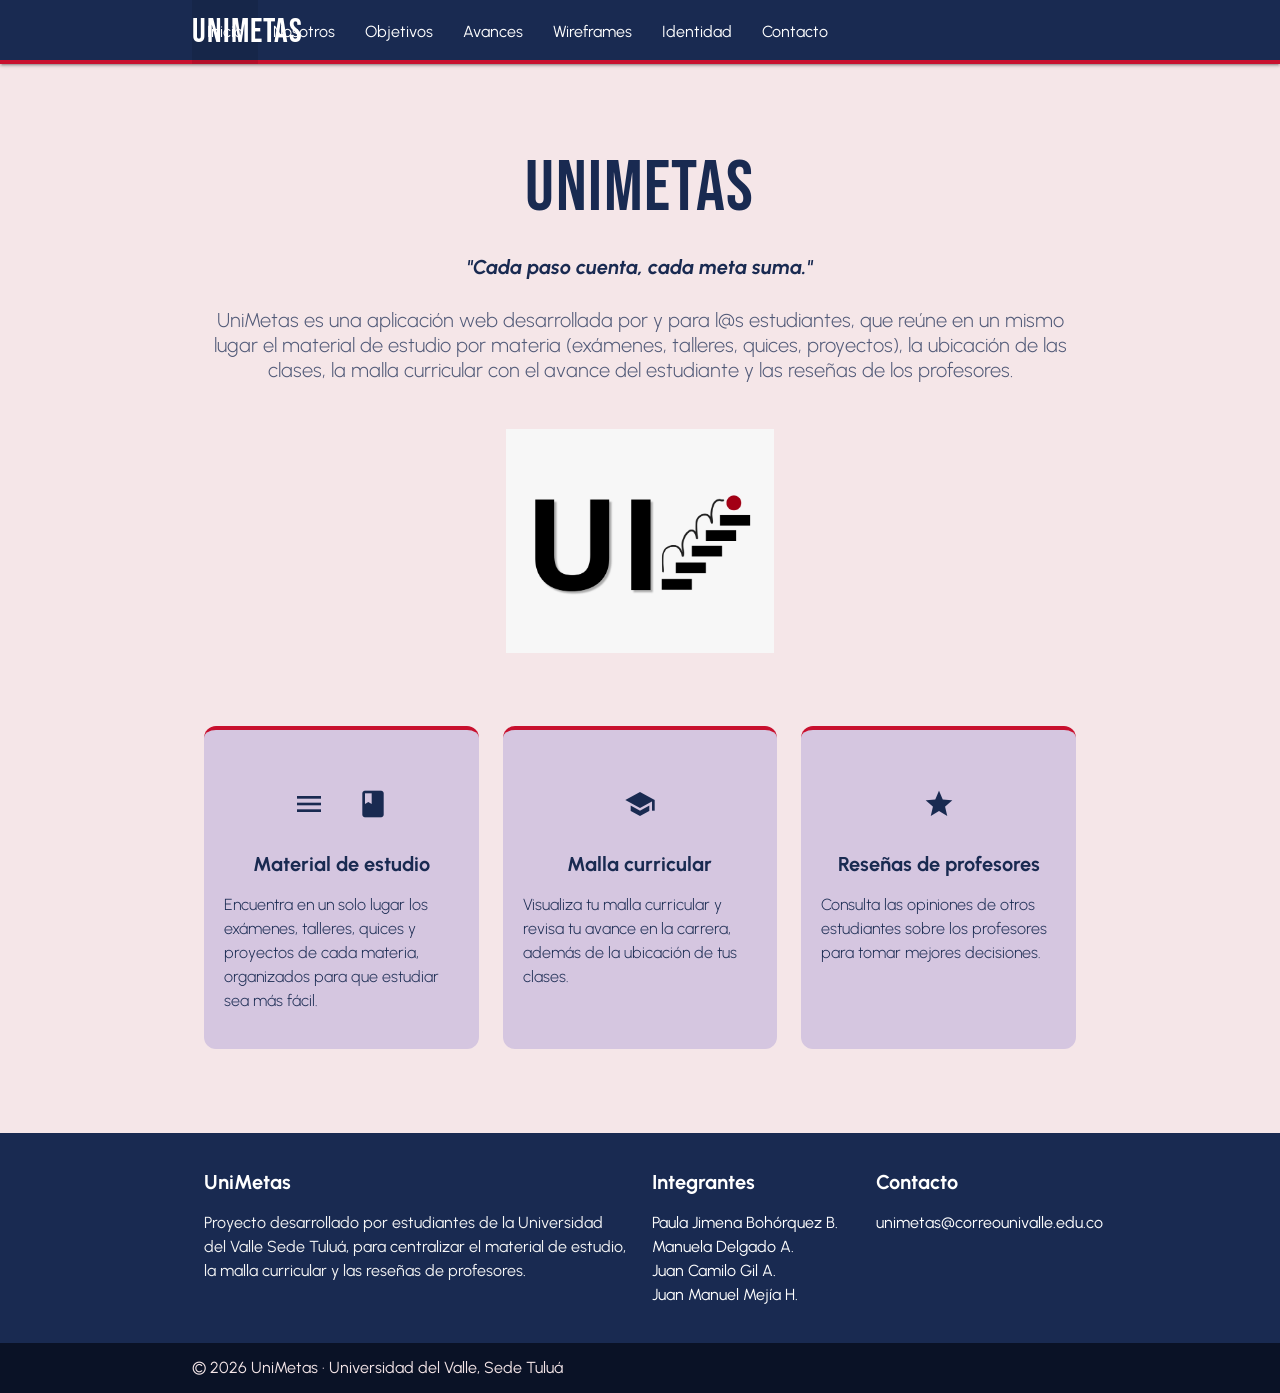
<file: index.html>
<!DOCTYPE html>
<html lang="es">
<head>
  <meta charset="UTF-8">
  <meta name="viewport" content="width=device-width, initial-scale=1.0">
  <title>Inicio | UniMetas</title>

  <!-- Tema guardado: va primero para evitar parpadeos -->
  <script src="js/tema.js"></script>

  <!-- Fuentes e iconos -->
  <link rel="preconnect" href="https://fonts.googleapis.com">
  <link rel="preconnect" href="https://fonts.gstatic.com" crossorigin>
  <link href="https://fonts.googleapis.com/css2?family=Bebas+Neue&family=Urbanist:ital,wght@0,100..900;1,100..900&display=swap" rel="stylesheet">
  <link href="https://fonts.googleapis.com/icon?family=Material+Icons" rel="stylesheet">

  <!-- Materialize y estilos propios (style.css siempre después) -->
  <link rel="stylesheet" href="https://cdnjs.cloudflare.com/ajax/libs/materialize/1.0.0/css/materialize.min.css">
  <link href="css/style.css" rel="stylesheet">
</head>
<body>
  <nav class="nav-unimetas" role="navigation" aria-label="Principal">
    <div class="nav-wrapper container">
      <a id="logo-container" href="index.html" class="brand-logo">UniMetas</a>

      <!-- Menú para pantallas medianas y grandes -->
      <ul class="right hide-on-med-and-down">
        <li class="active"><a href="index.html" aria-current="page">Inicio</a></li>
        <li><a href="nosotros.html">Nosotros</a></li>
        <li><a href="objetivos.html">Objetivos</a></li>
        <li><a href="avances.html">Avances</a></li>
        <li><a href="wireframes.html">Wireframes</a></li>
        <li><a href="identidad.html">Identidad</a></li>
        <li><a href="contacto.html">Contacto</a></li>
        <li><a href="#!" class="btn-tema" role="button"><i class="material-icons">dark_mode</i></a></li>
      </ul>

      <!-- Menú lateral para móviles (Sidenav) -->
      <ul id="nav-mobile" class="sidenav">
        <li class="active"><a href="index.html" aria-current="page">Inicio</a></li>
        <li><a href="nosotros.html">Nosotros</a></li>
        <li><a href="objetivos.html">Objetivos</a></li>
        <li><a href="avances.html">Avances</a></li>
        <li><a href="wireframes.html">Wireframes</a></li>
        <li><a href="identidad.html">Identidad</a></li>
        <li><a href="contacto.html">Contacto</a></li>
        <li><a href="#!" class="btn-tema" role="button"><i class="material-icons">dark_mode</i></a></li>
      </ul>

      <a href="#" data-target="nav-mobile" class="sidenav-trigger" aria-label="Abrir menú"><i class="material-icons">menu</i></a>
    </div>
  </nav>

  <div class="section no-pad-bot" id="index-banner">
    <div class="container">
      <br>
      <h1 class="header center titulo-unimetas">UNIMETAS</h1>

      <h5 class="header center slogan-unimetas">"Cada paso cuenta, cada meta suma."</h5>

      <div class="row center">
        <h5 class="header col s12 light texto-unimetas">UniMetas es una aplicación web desarrollada por y para l@s estudiantes, que reúne en un mismo lugar el material de estudio por materia (exámenes, talleres, quices, proyectos), la ubicación de las clases, la malla curricular con el avance del estudiante y las reseñas de los profesores.</h5>
      </div>

      <div class="row center fila-logo">
        <img src="img/logoUnimetas.webp" alt="Logo de UniMetas" class="responsive-img logo-unimetas">
      </div>

      <br>
    </div>
  </div>

  <div class="container">
    <div class="section">

      <!--   Icon Section   -->
      <div class="row row-tarjetas">
        <div class="col s12 m4">
          <div class="icon-block">
            <h2 class="center icono-unimetas"><i class="material-icons">menu_book</i></h2>
            <h5 class="center">Material de estudio</h5>
            <p class="light">Encuentra en un solo lugar los exámenes, talleres, quices y proyectos de cada materia, organizados para que estudiar sea más fácil.</p>
          </div>
        </div>

        <div class="col s12 m4">
          <div class="icon-block">
            <h2 class="center icono-unimetas"><i class="material-icons">school</i></h2>
            <h5 class="center">Malla curricular</h5>
            <p class="light">Visualiza tu malla curricular y revisa tu avance en la carrera, además de la ubicación de tus clases.</p>
          </div>
        </div>

        <div class="col s12 m4">
          <div class="icon-block">
            <h2 class="center icono-unimetas"><i class="material-icons">star</i></h2>
            <h5 class="center">Reseñas de profesores</h5>
            <p class="light">Consulta las opiniones de otros estudiantes sobre los profesores para tomar mejores decisiones.</p>
          </div>
        </div>
      </div>

    </div>
    <br><br>
  </div>

  <footer class="page-footer footer-unimetas">
    <div class="container">
      <div class="row">

        <div class="col l6 s12">
          <h5 class="white-text">UniMetas</h5>
          <p class="grey-text text-lighten-4">
            Proyecto desarrollado por estudiantes de la Universidad del Valle Sede Tuluá,
            para centralizar el material de estudio, la malla curricular y las reseñas de profesores.
          </p>
        </div>

        <div class="col l3 s12">
          <h5 class="white-text">Integrantes</h5>
          <ul>
            <li class="white-text">Paula Jimena Bohórquez B.</li>
            <li class="white-text">Manuela Delgado A.</li>
            <li class="white-text">Juan Camilo Gil A.</li>
            <li class="white-text">Juan Manuel Mejía H.</li>
          </ul>
        </div>

        <div class="col l3 s12">
          <h5 class="white-text">Contacto</h5>
          <ul>
            <li><a class="white-text" href="mailto:unimetas@correounivalle.edu.co">unimetas@correounivalle.edu.co</a></li>
          </ul>
        </div>

      </div>
    </div>

    <div class="footer-copyright">
      <div class="container">
        © 2026 UniMetas · Universidad del Valle, Sede Tuluá
      </div>
    </div>
  </footer>


  <script src="https://cdnjs.cloudflare.com/ajax/libs/materialize/1.0.0/js/materialize.min.js"></script>
  <script src="js/main.js"></script>

</body>
</html>
</file>
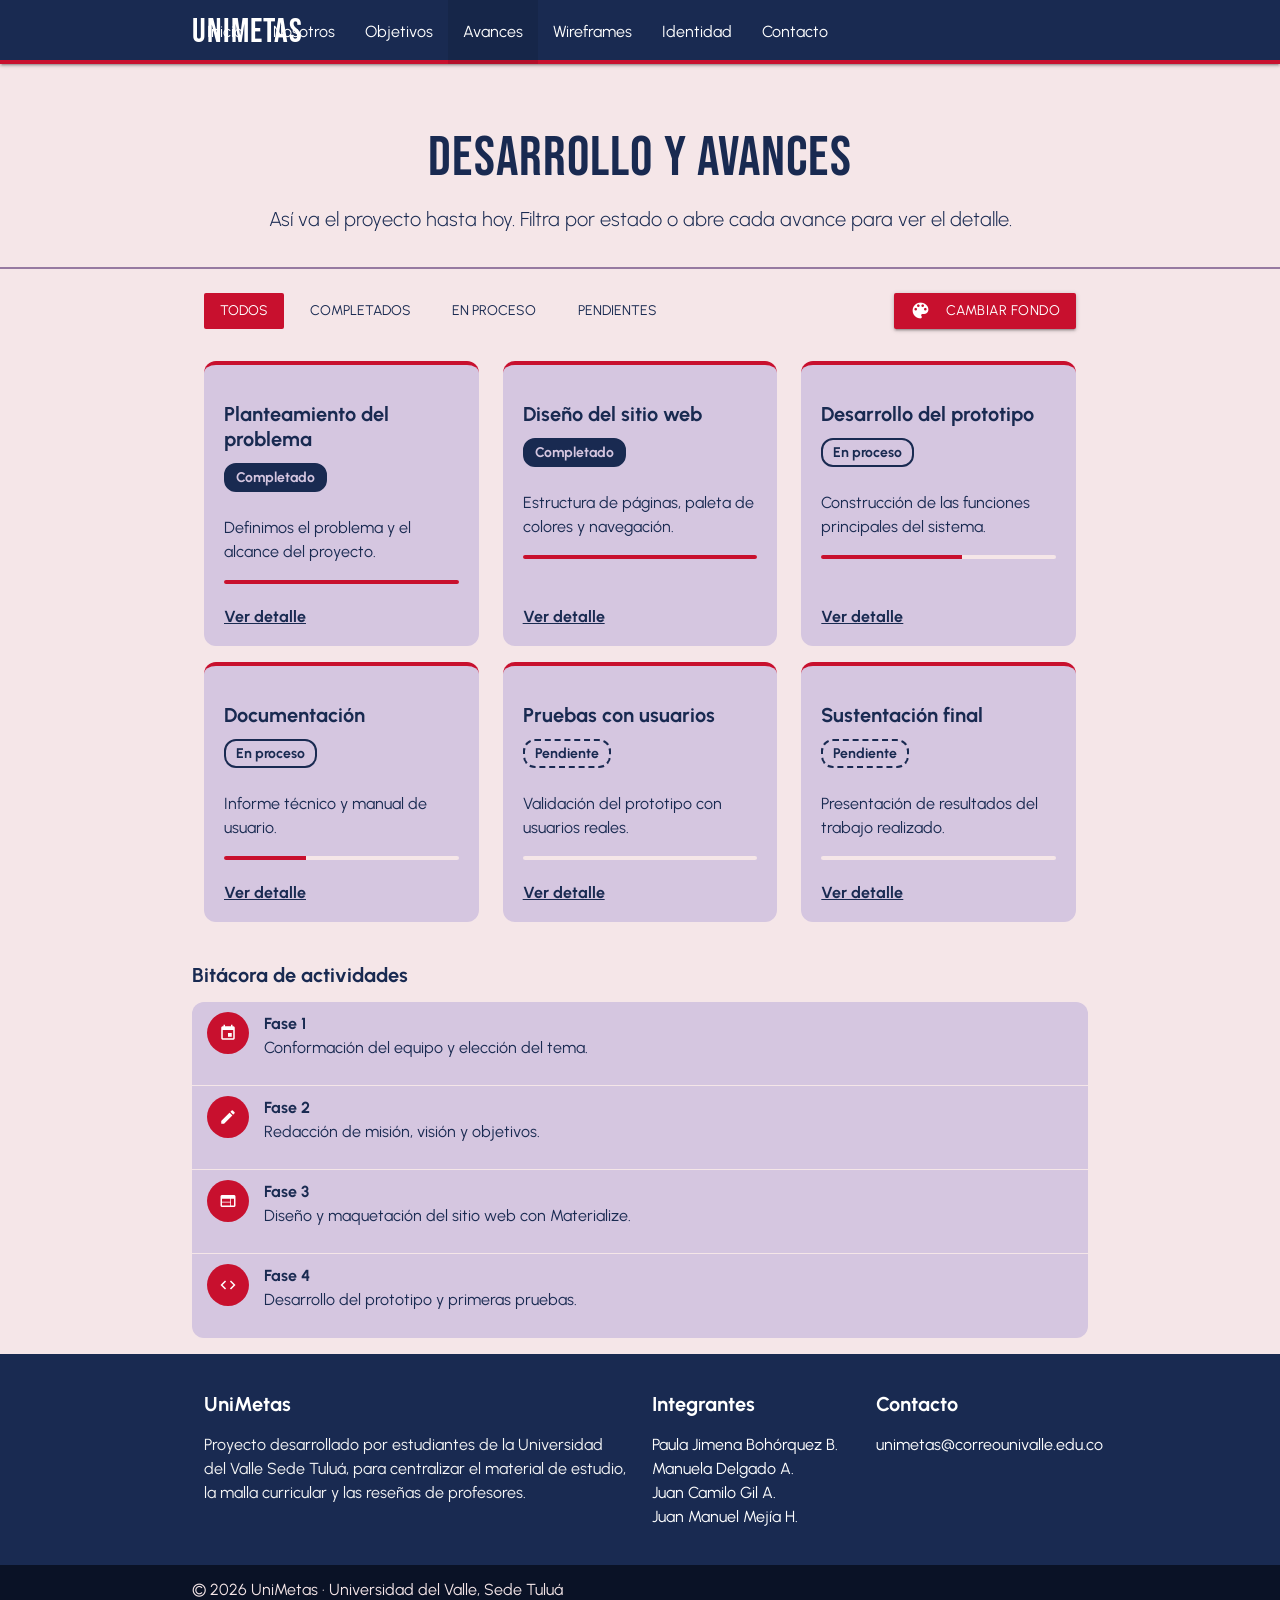
<file: avances.html>
<!DOCTYPE html>
<html lang="es">
<head>
  <meta charset="UTF-8">
  <meta name="viewport" content="width=device-width, initial-scale=1.0">
  <title>Avances | UniMetas</title>

  <!-- Tema guardado: va primero para evitar parpadeos -->
  <script src="js/tema.js"></script>

  <!-- Fuentes e iconos -->
  <link rel="preconnect" href="https://fonts.googleapis.com">
  <link rel="preconnect" href="https://fonts.gstatic.com" crossorigin>
  <link href="https://fonts.googleapis.com/css2?family=Bebas+Neue&family=Urbanist:ital,wght@0,100..900;1,100..900&display=swap" rel="stylesheet">
  <link href="https://fonts.googleapis.com/icon?family=Material+Icons" rel="stylesheet">

  <!-- Materialize y estilos propios (style.css siempre después) -->
  <link rel="stylesheet" href="https://cdnjs.cloudflare.com/ajax/libs/materialize/1.0.0/css/materialize.min.css">
  <link href="css/style.css" rel="stylesheet">
</head>
<body>

  <nav class="nav-unimetas" role="navigation" aria-label="Principal">
    <div class="nav-wrapper container">
      <a id="logo-container" href="index.html" class="brand-logo">UniMetas</a>

      <!-- Menú para pantallas medianas y grandes -->
      <ul class="right hide-on-med-and-down">
        <li><a href="index.html">Inicio</a></li>
        <li><a href="nosotros.html">Nosotros</a></li>
        <li><a href="objetivos.html">Objetivos</a></li>
        <li class="active"><a href="avances.html" aria-current="page">Avances</a></li>
        <li><a href="wireframes.html">Wireframes</a></li>
        <li><a href="identidad.html">Identidad</a></li>
        <li><a href="contacto.html">Contacto</a></li>
        <li><a href="#!" class="btn-tema" role="button"><i class="material-icons">dark_mode</i></a></li>
      </ul>

      <!-- Menú lateral para móviles (Sidenav) -->
      <ul id="nav-mobile" class="sidenav">
        <li><a href="index.html">Inicio</a></li>
        <li><a href="nosotros.html">Nosotros</a></li>
        <li><a href="objetivos.html">Objetivos</a></li>
        <li class="active"><a href="avances.html" aria-current="page">Avances</a></li>
        <li><a href="wireframes.html">Wireframes</a></li>
        <li><a href="identidad.html">Identidad</a></li>
        <li><a href="contacto.html">Contacto</a></li>
        <li><a href="#!" class="btn-tema" role="button"><i class="material-icons">dark_mode</i></a></li>
      </ul>

      <a href="#" data-target="nav-mobile" class="sidenav-trigger" aria-label="Abrir menú"><i class="material-icons">menu</i></a>
    </div>
  </nav>

  <main class="pagina-contenido">
    <header class="encabezado-pagina">
      <div class="container center-align">
        <h1 class="titulo-unimetas">Desarrollo y avances</h1>
        <h5 class="light texto-unimetas">Así va el proyecto hasta hoy. Filtra por estado o abre cada avance para ver el detalle.</h5>
      </div>
    </header>

    <div class="container">

      <!-- Filtros y botón de color -->
      <div class="row">
        <div class="col s12">
          <button type="button" class="btn-flat filtro activo" data-estado="todos" aria-pressed="true">Todos</button>
          <button type="button" class="btn-flat filtro" data-estado="listo" aria-pressed="false">Completados</button>
          <button type="button" class="btn-flat filtro" data-estado="proceso" aria-pressed="false">En proceso</button>
          <button type="button" class="btn-flat filtro" data-estado="pendiente" aria-pressed="false">Pendientes</button>
          <button type="button" id="btn-color" class="btn waves-effect waves-light btn-unimetas right" aria-pressed="false">
            <i class="material-icons left">palette</i>Cambiar fondo
          </button>
        </div>
      </div>

      <!-- Tarjetas de avances -->
      <div class="row avances-grid">

        <div class="col s12 m6 l4 avance-col" data-estado="listo">
          <div class="icon-block avance">
            <div class="avance-cuerpo">
              <h5>Planteamiento del problema</h5>
              <span class="estado listo">Completado</span>
              <p>Definimos el problema y el alcance del proyecto.</p>
              <div class="progress" role="progressbar" aria-label="Progreso: 100%" aria-valuenow="100" aria-valuemin="0" aria-valuemax="100"><div class="determinate" style="width: 100%"></div></div>
              <p class="detalle" id="det-1">Entrevistamos a la comunidad universitaria para ver cuáles eran sus mayores necesidades.</p>
            </div>
            <button type="button" class="btn-detalle" data-target="det-1" aria-expanded="false" aria-controls="det-1">Ver detalle</button>
          </div>
        </div>

        <div class="col s12 m6 l4 avance-col" data-estado="listo">
          <div class="icon-block avance">
            <div class="avance-cuerpo">
              <h5>Diseño del sitio web</h5>
              <span class="estado listo">Completado</span>
              <p>Estructura de páginas, paleta de colores y navegación.</p>
              <div class="progress" role="progressbar" aria-label="Progreso: 100%" aria-valuenow="100" aria-valuemin="0" aria-valuemax="100"><div class="determinate" style="width: 100%"></div></div>
              <p class="detalle" id="det-2">Bocetos de las cinco páginas y definición de cómo se verá toda la app.</p>
            </div>
            <button type="button" class="btn-detalle" data-target="det-2" aria-expanded="false" aria-controls="det-2">Ver detalle</button>
          </div>
        </div>

        <div class="col s12 m6 l4 avance-col" data-estado="proceso">
          <div class="icon-block avance">
            <div class="avance-cuerpo">
              <h5>Desarrollo del prototipo</h5>
              <span class="estado proceso">En proceso</span>
              <p>Construcción de las funciones principales del sistema.</p>
              <div class="progress" role="progressbar" aria-label="Progreso: 60%" aria-valuenow="60" aria-valuemin="0" aria-valuemax="100"><div class="determinate" style="width: 60%"></div></div>
              <p class="detalle" id="det-3">Se termina el boceto interactivo que será la base para la app completada.</p>
            </div>
            <button type="button" class="btn-detalle" data-target="det-3" aria-expanded="false" aria-controls="det-3">Ver detalle</button>
          </div>
        </div>

        <div class="col s12 m6 l4 avance-col" data-estado="proceso">
          <div class="icon-block avance">
            <div class="avance-cuerpo">
              <h5>Documentación</h5>
              <span class="estado proceso">En proceso</span>
              <p>Informe técnico y manual de usuario.</p>
              <div class="progress" role="progressbar" aria-label="Progreso: 35%" aria-valuenow="35" aria-valuemin="0" aria-valuemax="100"><div class="determinate" style="width: 35%"></div></div>
              <p class="detalle" id="det-4">Se hace la documentación de todas las funcionalidades que tendrá la app y de lo que se planea implementar con ciertos permisos.</p>
            </div>
            <button type="button" class="btn-detalle" data-target="det-4" aria-expanded="false" aria-controls="det-4">Ver detalle</button>
          </div>
        </div>

        <div class="col s12 m6 l4 avance-col" data-estado="pendiente">
          <div class="icon-block avance">
            <div class="avance-cuerpo">
              <h5>Pruebas con usuarios</h5>
              <span class="estado pendiente">Pendiente</span>
              <p>Validación del prototipo con usuarios reales.</p>
              <div class="progress" role="progressbar" aria-label="Progreso: 0%" aria-valuenow="0" aria-valuemin="0" aria-valuemax="100"><div class="determinate" style="width: 0%"></div></div>
              <p class="detalle" id="det-5">Se abre una pequeña beta abierta para empezar a experimentar con la vida de un universitario real.</p>
            </div>
            <button type="button" class="btn-detalle" data-target="det-5" aria-expanded="false" aria-controls="det-5">Ver detalle</button>
          </div>
        </div>

        <div class="col s12 m6 l4 avance-col" data-estado="pendiente">
          <div class="icon-block avance">
            <div class="avance-cuerpo">
              <h5>Sustentación final</h5>
              <span class="estado pendiente">Pendiente</span>
              <p>Presentación de resultados del trabajo realizado.</p>
              <div class="progress" role="progressbar" aria-label="Progreso: 0%" aria-valuenow="0" aria-valuemin="0" aria-valuemax="100"><div class="determinate" style="width: 0%"></div></div>
              <p class="detalle" id="det-6">Preparar diapositivas y demo del sistema para socializarlo con la comunidad.</p>
            </div>
            <button type="button" class="btn-detalle" data-target="det-6" aria-expanded="false" aria-controls="det-6">Ver detalle</button>
          </div>
        </div>

      </div>

      <!-- Bitácora -->
      <h4 class="titulo-unimetas">Bitácora de actividades</h4>
      <ul class="collection">
        <li class="collection-item avatar">
          <i class="material-icons circle">event</i>
          <span class="title">Fase 1</span>
          <p>Conformación del equipo y elección del tema.</p>
        </li>
        <li class="collection-item avatar">
          <i class="material-icons circle">edit</i>
          <span class="title">Fase 2</span>
          <p>Redacción de misión, visión y objetivos.</p>
        </li>
        <li class="collection-item avatar">
          <i class="material-icons circle">web</i>
          <span class="title">Fase 3</span>
          <p>Diseño y maquetación del sitio web con Materialize.</p>
        </li>
        <li class="collection-item avatar">
          <i class="material-icons circle">code</i>
          <span class="title">Fase 4</span>
          <p>Desarrollo del prototipo y primeras pruebas.</p>
        </li>
      </ul>

    </div>
  </main>

  <footer class="page-footer footer-unimetas">
    <div class="container">
      <div class="row">

        <div class="col l6 s12">
          <h5 class="white-text">UniMetas</h5>
          <p class="grey-text text-lighten-4">
            Proyecto desarrollado por estudiantes de la Universidad del Valle Sede Tuluá,
            para centralizar el material de estudio, la malla curricular y las reseñas de profesores.
          </p>
        </div>

        <div class="col l3 s12">
          <h5 class="white-text">Integrantes</h5>
          <ul>
            <li class="white-text">Paula Jimena Bohórquez B.</li>
            <li class="white-text">Manuela Delgado A.</li>
            <li class="white-text">Juan Camilo Gil A.</li>
            <li class="white-text">Juan Manuel Mejía H.</li>
          </ul>
        </div>

        <div class="col l3 s12">
          <h5 class="white-text">Contacto</h5>
          <ul>
            <li><a class="white-text" href="mailto:unimetas@correounivalle.edu.co">unimetas@correounivalle.edu.co</a></li>
          </ul>
        </div>

      </div>
    </div>

    <div class="footer-copyright">
      <div class="container">
        © 2026 UniMetas · Universidad del Valle, Sede Tuluá
      </div>
    </div>
  </footer>

  <script src="https://cdnjs.cloudflare.com/ajax/libs/materialize/1.0.0/js/materialize.min.js"></script>
  <script src="js/main.js"></script>
</body>
</html>
</file>
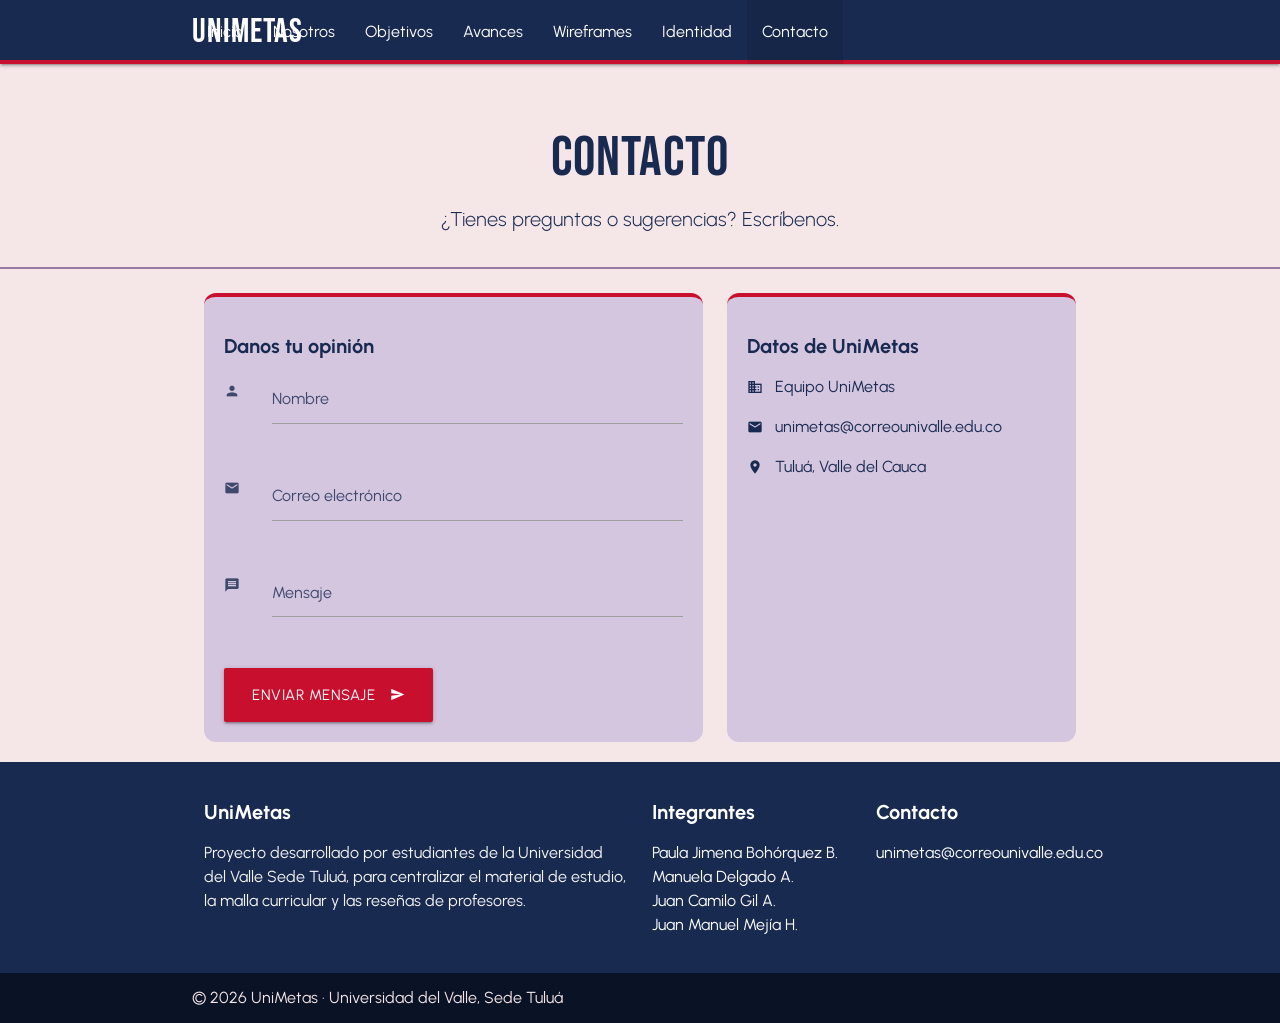
<file: contacto.html>
<!DOCTYPE html>
<html lang="es">
<head>
  <meta charset="UTF-8">
  <meta name="viewport" content="width=device-width, initial-scale=1.0">
  <title>Contacto | UniMetas</title>

  <!-- Tema guardado: va primero para evitar parpadeos -->
  <script src="js/tema.js"></script>

  <!-- Fuentes e iconos -->
  <link rel="preconnect" href="https://fonts.googleapis.com">
  <link rel="preconnect" href="https://fonts.gstatic.com" crossorigin>
  <link href="https://fonts.googleapis.com/css2?family=Bebas+Neue&family=Urbanist:ital,wght@0,100..900;1,100..900&display=swap" rel="stylesheet">
  <link href="https://fonts.googleapis.com/icon?family=Material+Icons" rel="stylesheet">

  <!-- Materialize y estilos propios (style.css siempre después) -->
  <link rel="stylesheet" href="https://cdnjs.cloudflare.com/ajax/libs/materialize/1.0.0/css/materialize.min.css">
  <link href="css/style.css" rel="stylesheet">
</head>
<body>

  <nav class="nav-unimetas" role="navigation" aria-label="Principal">
    <div class="nav-wrapper container">
      <a id="logo-container" href="index.html" class="brand-logo">UniMetas</a>

      <!-- Menú para pantallas medianas y grandes -->
      <ul class="right hide-on-med-and-down">
        <li><a href="index.html">Inicio</a></li>
        <li><a href="nosotros.html">Nosotros</a></li>
        <li><a href="objetivos.html">Objetivos</a></li>
        <li><a href="avances.html">Avances</a></li>
        <li><a href="wireframes.html">Wireframes</a></li>
        <li><a href="identidad.html">Identidad</a></li>
        <li class="active"><a href="contacto.html" aria-current="page">Contacto</a></li>
        <li><a href="#!" class="btn-tema" role="button"><i class="material-icons">dark_mode</i></a></li>
      </ul>

      <!-- Menú lateral para móviles (Sidenav) -->
      <ul id="nav-mobile" class="sidenav">
        <li><a href="index.html">Inicio</a></li>
        <li><a href="nosotros.html">Nosotros</a></li>
        <li><a href="objetivos.html">Objetivos</a></li>
        <li><a href="avances.html">Avances</a></li>
        <li><a href="wireframes.html">Wireframes</a></li>
        <li><a href="identidad.html">Identidad</a></li>
        <li class="active"><a href="contacto.html" aria-current="page">Contacto</a></li>
        <li><a href="#!" class="btn-tema" role="button"><i class="material-icons">dark_mode</i></a></li>
      </ul>

      <a href="#" data-target="nav-mobile" class="sidenav-trigger" aria-label="Abrir menú"><i class="material-icons">menu</i></a>
    </div>
  </nav>

  <main class="pagina-contenido">
    <header class="encabezado-pagina">
      <div class="container center-align">
        <h1 class="titulo-unimetas">Contacto</h1>
        <h5 class="light texto-unimetas">¿Tienes preguntas o sugerencias? Escríbenos.</h5>
      </div>
    </header>

    <div class="container">
      <div class="row row-tarjetas">

        <div class="col s12 m7">
          <div class="icon-block">
            <h5>Danos tu opinión</h5>
            <form id="form-contacto" novalidate>
              <div class="input-field">
                <i class="material-icons prefix">person</i>
                <input id="nombre" type="text" autocomplete="name" required>
                <label for="nombre">Nombre</label>
              </div>
              <div class="error-msg" id="error-nombre"></div>

              <div class="input-field">
                <i class="material-icons prefix">email</i>
                <input id="correo" type="email" autocomplete="email" required>
                <label for="correo">Correo electrónico</label>
              </div>
              <div class="error-msg" id="error-correo"></div>

              <div class="input-field">
                <i class="material-icons prefix">message</i>
                <textarea id="mensaje" class="materialize-textarea" required></textarea>
                <label for="mensaje">Mensaje</label>
              </div>
              <div class="error-msg" id="error-mensaje"></div>

              <button class="btn-large waves-effect waves-light btn-unimetas" type="submit">
                Enviar mensaje<i class="material-icons right">send</i>
              </button>
            </form>
          </div>
        </div>

        <div class="col s12 m5">
          <div class="icon-block">
            <h5>Datos de UniMetas</h5>
            <ul class="lista-contacto">
              <li><i class="material-icons">business</i>Equipo UniMetas</li>
              <li><i class="material-icons">email</i>unimetas@correounivalle.edu.co</li>
              <li><i class="material-icons">place</i>Tuluá, Valle del Cauca</li>
            </ul>
          </div>
        </div>

      </div>
    </div>
  </main>

  <!-- Confirmación de envío -->
  <div id="modal-confirmacion" class="modal">
    <div class="modal-content">
      <h5>Mensaje enviado</h5>
      <p>Gracias, <strong id="modal-nombre"></strong>. Recibimos tu mensaje y te responderemos pronto.</p>
    </div>
    <div class="modal-footer">
      <a href="#!" class="modal-close btn-flat">Cerrar</a>
    </div>
  </div>

  <footer class="page-footer footer-unimetas">
    <div class="container">
      <div class="row">

        <div class="col l6 s12">
          <h5 class="white-text">UniMetas</h5>
          <p class="grey-text text-lighten-4">
            Proyecto desarrollado por estudiantes de la Universidad del Valle Sede Tuluá,
            para centralizar el material de estudio, la malla curricular y las reseñas de profesores.
          </p>
        </div>

        <div class="col l3 s12">
          <h5 class="white-text">Integrantes</h5>
          <ul>
            <li class="white-text">Paula Jimena Bohórquez B.</li>
            <li class="white-text">Manuela Delgado A.</li>
            <li class="white-text">Juan Camilo Gil A.</li>
            <li class="white-text">Juan Manuel Mejía H.</li>
          </ul>
        </div>

        <div class="col l3 s12">
          <h5 class="white-text">Contacto</h5>
          <ul>
            <li><a class="white-text" href="mailto:unimetas@correounivalle.edu.co">unimetas@correounivalle.edu.co</a></li>
          </ul>
        </div>

      </div>
    </div>

    <div class="footer-copyright">
      <div class="container">
        © 2026 UniMetas · Universidad del Valle, Sede Tuluá
      </div>
    </div>
  </footer>

  <script src="https://cdnjs.cloudflare.com/ajax/libs/materialize/1.0.0/js/materialize.min.js"></script>
  <script src="js/main.js"></script>
</body>
</html>
</file>
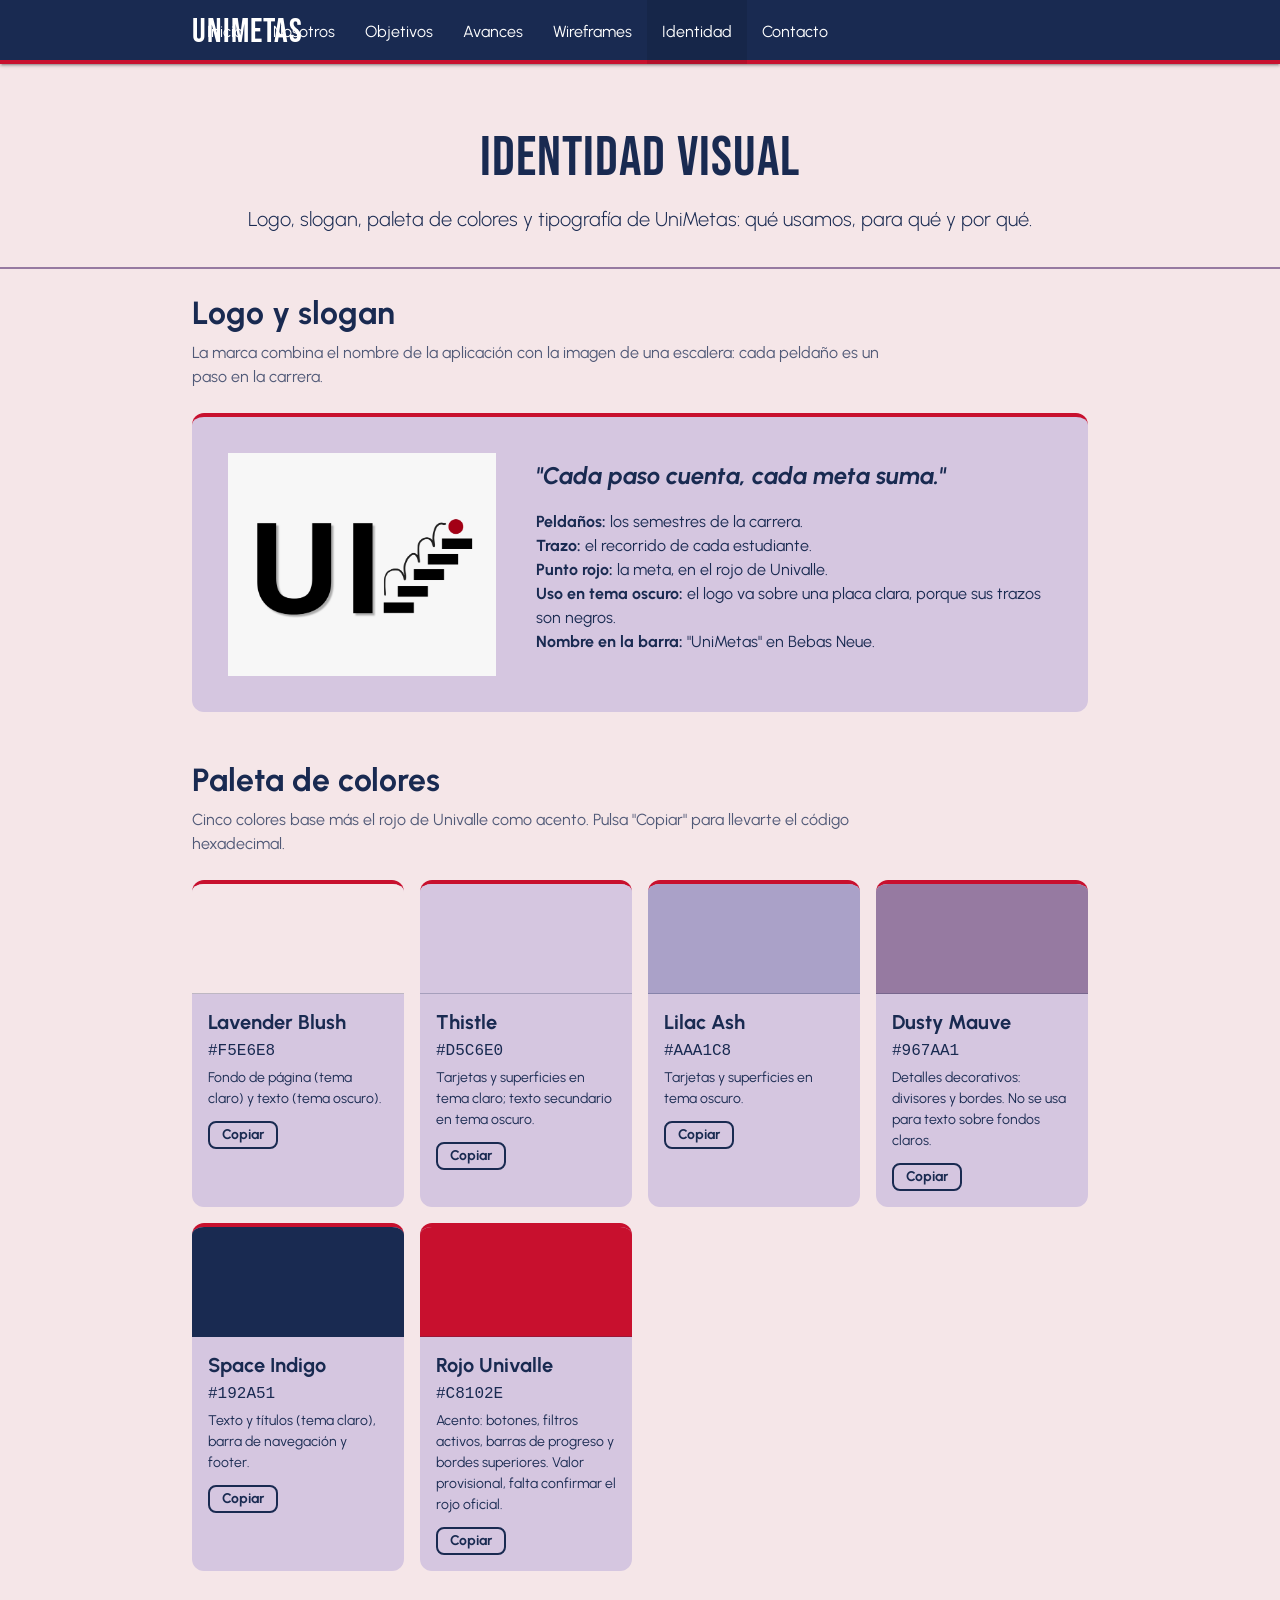
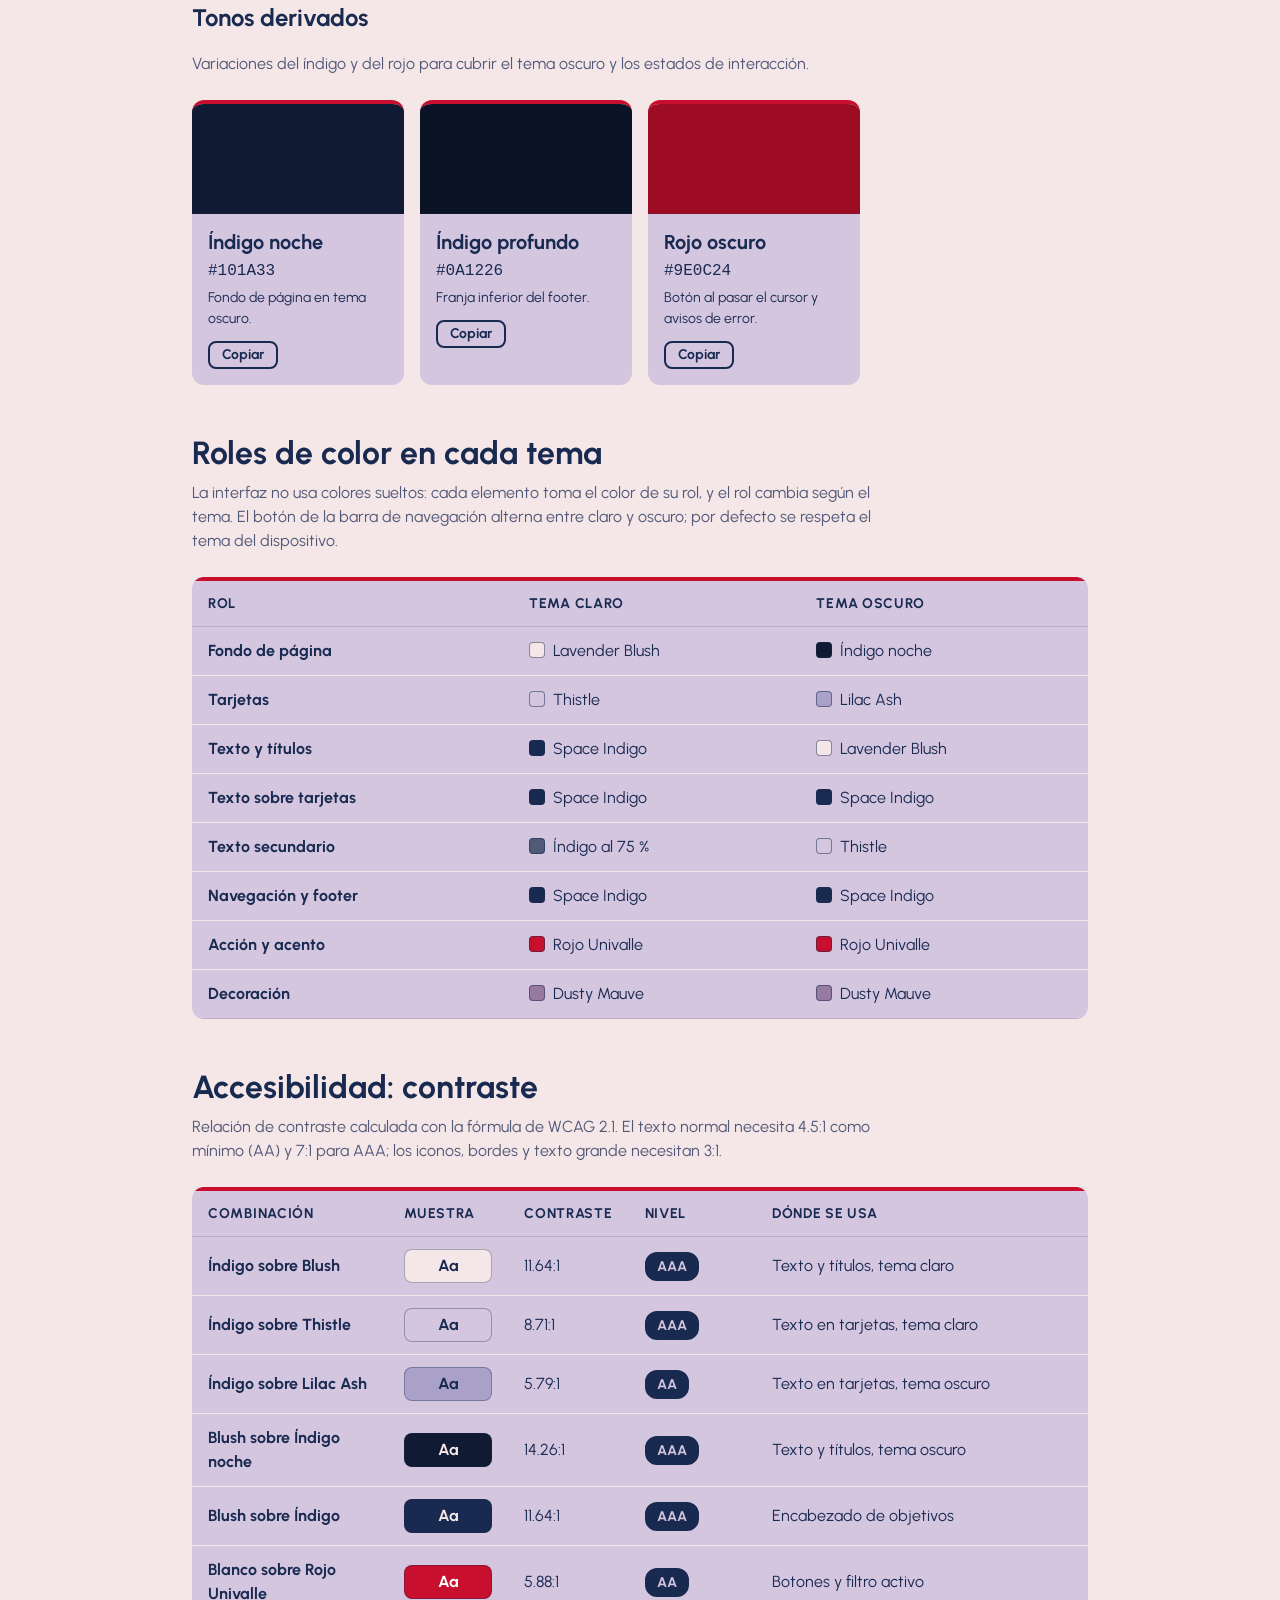
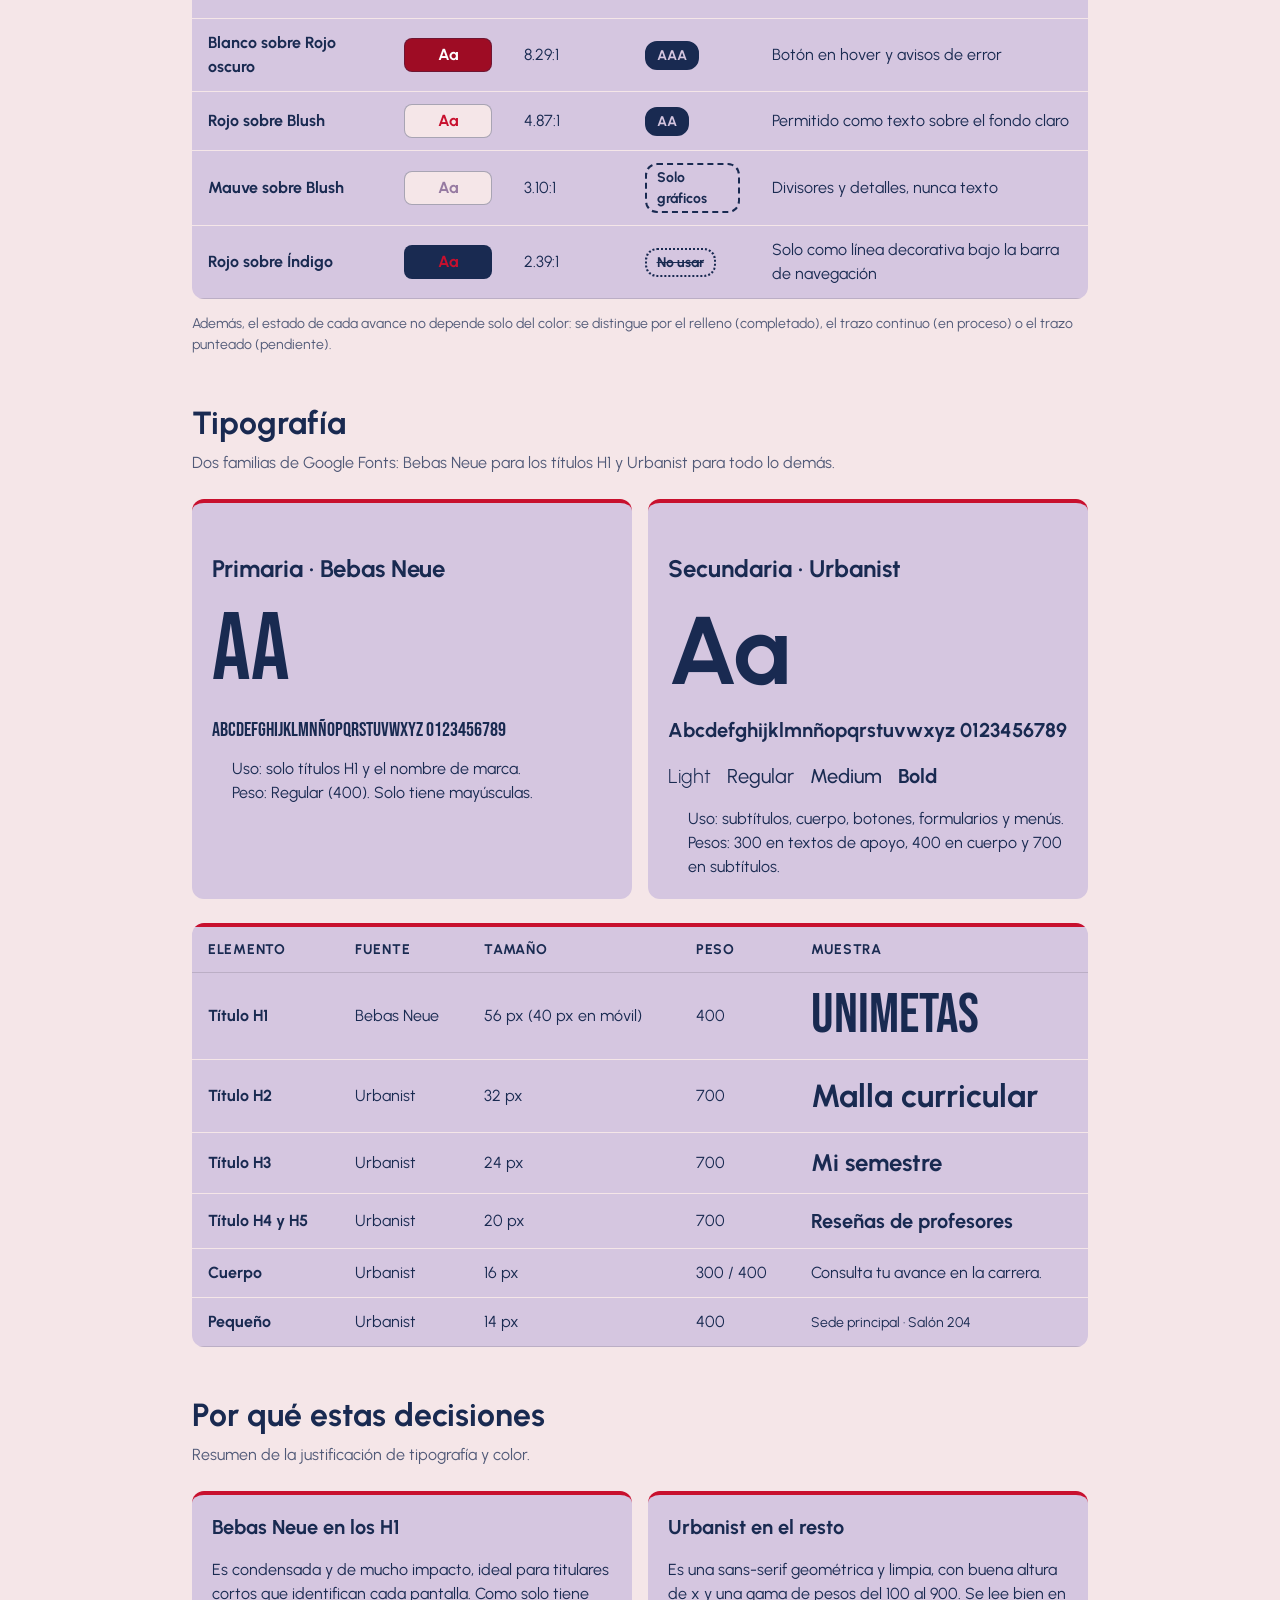
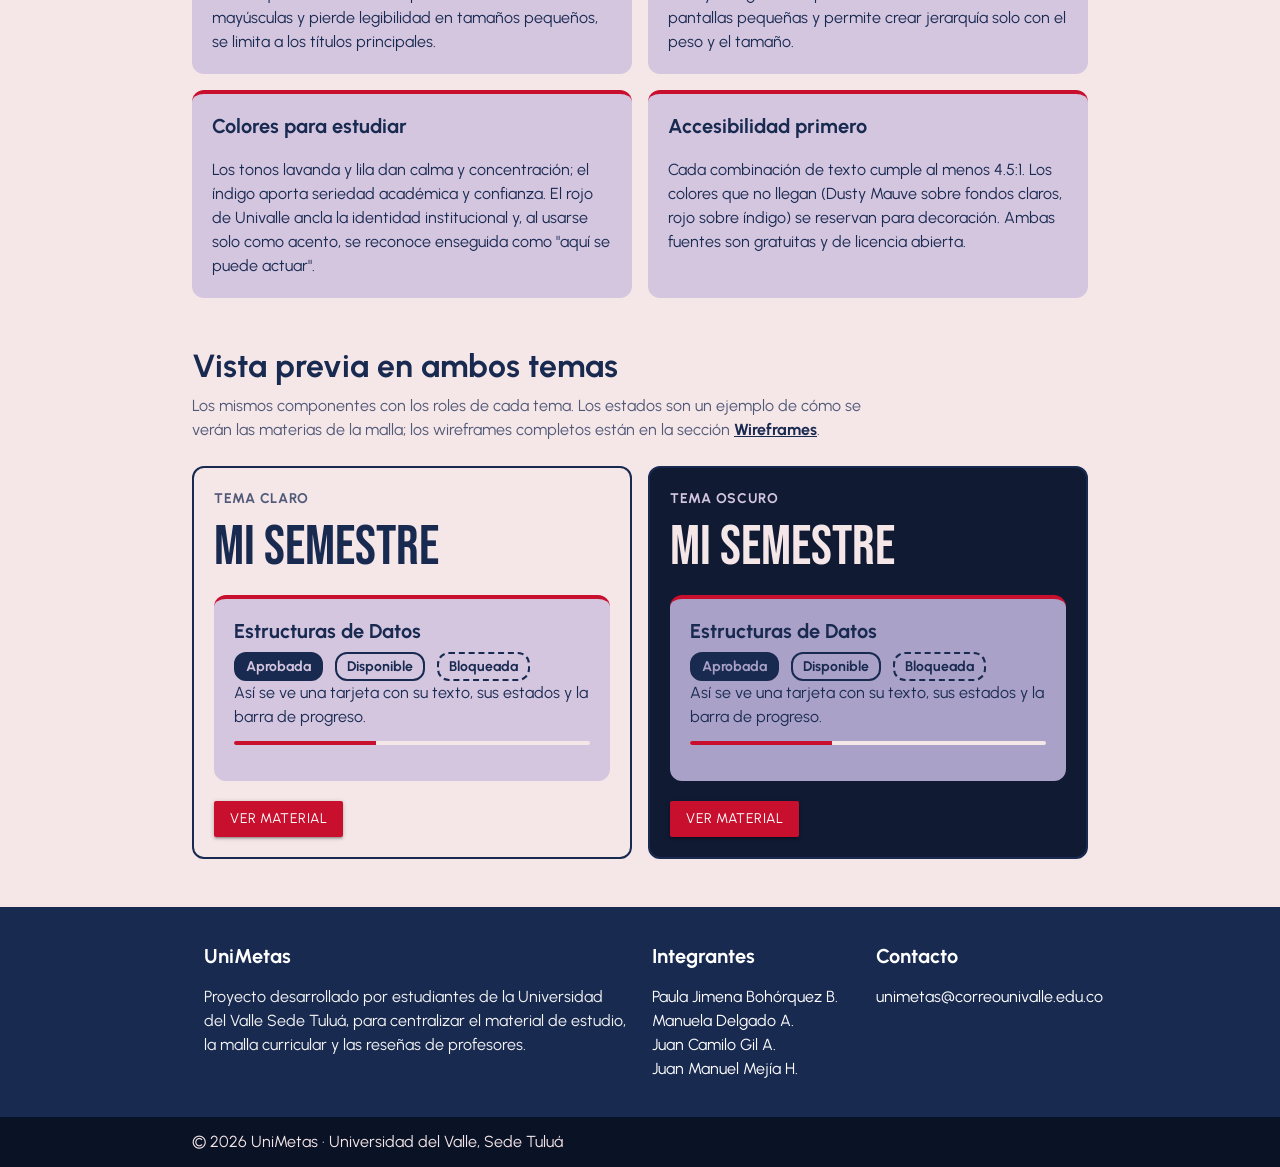
<file: identidad.html>
<!DOCTYPE html>
<html lang="es">
<head>
  <meta charset="UTF-8">
  <meta name="viewport" content="width=device-width, initial-scale=1.0">
  <title>Identidad | UniMetas</title>

  <!-- Tema guardado: va primero para evitar parpadeos -->
  <script src="js/tema.js"></script>

  <!-- Fuentes e iconos -->
  <link rel="preconnect" href="https://fonts.googleapis.com">
  <link rel="preconnect" href="https://fonts.gstatic.com" crossorigin>
  <link href="https://fonts.googleapis.com/css2?family=Bebas+Neue&family=Urbanist:ital,wght@0,100..900;1,100..900&display=swap" rel="stylesheet">
  <link href="https://fonts.googleapis.com/icon?family=Material+Icons" rel="stylesheet">

  <!-- Materialize y estilos propios (style.css siempre después) -->
  <link rel="stylesheet" href="https://cdnjs.cloudflare.com/ajax/libs/materialize/1.0.0/css/materialize.min.css">
  <link href="css/style.css" rel="stylesheet">
</head>
<body>

  <nav class="nav-unimetas" role="navigation" aria-label="Principal">
    <div class="nav-wrapper container">
      <a id="logo-container" href="index.html" class="brand-logo">UniMetas</a>

      <!-- Menú para pantallas medianas y grandes -->
      <ul class="right hide-on-med-and-down">
        <li><a href="index.html">Inicio</a></li>
        <li><a href="nosotros.html">Nosotros</a></li>
        <li><a href="objetivos.html">Objetivos</a></li>
        <li><a href="avances.html">Avances</a></li>
        <li><a href="wireframes.html">Wireframes</a></li>
        <li class="active"><a href="identidad.html" aria-current="page">Identidad</a></li>
        <li><a href="contacto.html">Contacto</a></li>
        <li><a href="#!" class="btn-tema" role="button"><i class="material-icons">dark_mode</i></a></li>
      </ul>

      <!-- Menú lateral para móviles (Sidenav) -->
      <ul id="nav-mobile" class="sidenav">
        <li><a href="index.html">Inicio</a></li>
        <li><a href="nosotros.html">Nosotros</a></li>
        <li><a href="objetivos.html">Objetivos</a></li>
        <li><a href="avances.html">Avances</a></li>
        <li><a href="wireframes.html">Wireframes</a></li>
        <li class="active"><a href="identidad.html" aria-current="page">Identidad</a></li>
        <li><a href="contacto.html">Contacto</a></li>
        <li><a href="#!" class="btn-tema" role="button"><i class="material-icons">dark_mode</i></a></li>
      </ul>

      <a href="#" data-target="nav-mobile" class="sidenav-trigger" aria-label="Abrir menú"><i class="material-icons">menu</i></a>
    </div>
  </nav>

  <main class="pagina-contenido">
    <header class="encabezado-pagina">
      <div class="container center-align">
        <h1 class="titulo-unimetas">Identidad visual</h1>
        <h5 class="light texto-unimetas">Logo, slogan, paleta de colores y tipografía de UniMetas: qué usamos, para qué y por qué.</h5>
      </div>
    </header>

    <div class="container">

      <!-- ===== LOGO Y SLOGAN ===== -->
      <section class="seccion-identidad" aria-labelledby="t-logo">
        <h2 id="t-logo">Logo y slogan</h2>
        <p class="intro">La marca combina el nombre de la aplicación con la imagen de una escalera: cada peldaño es un paso en la carrera.</p>

        <div class="icon-block bloque-logo">
          <img src="img/logoUnimetas.webp" alt="Logo de UniMetas: las letras UI junto a una escalera de cinco peldaños, con un trazo que sube hasta un punto rojo" class="responsive-img logo-unimetas">
          <div class="texto-logo">
            <p class="slogan-grande">"Cada paso cuenta, cada meta suma."</p>
            <ul>
              <li><strong>Peldaños:</strong> los semestres de la carrera.</li>
              <li><strong>Trazo:</strong> el recorrido de cada estudiante.</li>
              <li><strong>Punto rojo:</strong> la meta, en el rojo de Univalle.</li>
              <li><strong>Uso en tema oscuro:</strong> el logo va sobre una placa clara, porque sus trazos son negros.</li>
              <li><strong>Nombre en la barra:</strong> "UniMetas" en Bebas Neue.</li>
            </ul>
          </div>
        </div>
      </section>

      <!-- ===== PALETA ===== -->
      <section class="seccion-identidad" aria-labelledby="t-paleta">
        <h2 id="t-paleta">Paleta de colores</h2>
        <p class="intro">Cinco colores base más el rojo de Univalle como acento. Pulsa "Copiar" para llevarte el código hexadecimal.</p>

        <div class="paleta-grid">
          <article class="color-card">
            <div class="color-muestra sw-blush" aria-hidden="true"></div>
            <div class="color-info">
              <h3>Lavender Blush</h3>
              <code>#F5E6E8</code>
              <p class="rol">Fondo de página (tema claro) y texto (tema oscuro).</p>
              <button type="button" class="btn-copiar" data-hex="#F5E6E8" aria-label="Copiar el código #F5E6E8 de Lavender Blush">Copiar</button>
            </div>
          </article>

          <article class="color-card">
            <div class="color-muestra sw-thistle" aria-hidden="true"></div>
            <div class="color-info">
              <h3>Thistle</h3>
              <code>#D5C6E0</code>
              <p class="rol">Tarjetas y superficies en tema claro; texto secundario en tema oscuro.</p>
              <button type="button" class="btn-copiar" data-hex="#D5C6E0" aria-label="Copiar el código #D5C6E0 de Thistle">Copiar</button>
            </div>
          </article>

          <article class="color-card">
            <div class="color-muestra sw-lilac" aria-hidden="true"></div>
            <div class="color-info">
              <h3>Lilac Ash</h3>
              <code>#AAA1C8</code>
              <p class="rol">Tarjetas y superficies en tema oscuro.</p>
              <button type="button" class="btn-copiar" data-hex="#AAA1C8" aria-label="Copiar el código #AAA1C8 de Lilac Ash">Copiar</button>
            </div>
          </article>

          <article class="color-card">
            <div class="color-muestra sw-mauve" aria-hidden="true"></div>
            <div class="color-info">
              <h3>Dusty Mauve</h3>
              <code>#967AA1</code>
              <p class="rol">Detalles decorativos: divisores y bordes. No se usa para texto sobre fondos claros.</p>
              <button type="button" class="btn-copiar" data-hex="#967AA1" aria-label="Copiar el código #967AA1 de Dusty Mauve">Copiar</button>
            </div>
          </article>

          <article class="color-card">
            <div class="color-muestra sw-indigo" aria-hidden="true"></div>
            <div class="color-info">
              <h3>Space Indigo</h3>
              <code>#192A51</code>
              <p class="rol">Texto y títulos (tema claro), barra de navegación y footer.</p>
              <button type="button" class="btn-copiar" data-hex="#192A51" aria-label="Copiar el código #192A51 de Space Indigo">Copiar</button>
            </div>
          </article>

          <article class="color-card">
            <div class="color-muestra sw-red" aria-hidden="true"></div>
            <div class="color-info">
              <h3>Rojo Univalle</h3>
              <code>#C8102E</code>
              <p class="rol">Acento: botones, filtros activos, barras de progreso y bordes superiores. Valor provisional, falta confirmar el rojo oficial.</p>
              <button type="button" class="btn-copiar" data-hex="#C8102E" aria-label="Copiar el código #C8102E del Rojo Univalle">Copiar</button>
            </div>
          </article>
        </div>

        <h3 class="titulo-unimetas subtitulo-identidad">Tonos derivados</h3>
        <p class="intro">Variaciones del índigo y del rojo para cubrir el tema oscuro y los estados de interacción.</p>
        <div class="paleta-grid">
          <article class="color-card">
            <div class="color-muestra sw-noche" aria-hidden="true"></div>
            <div class="color-info">
              <h3>Índigo noche</h3>
              <code>#101A33</code>
              <p class="rol">Fondo de página en tema oscuro.</p>
              <button type="button" class="btn-copiar" data-hex="#101A33" aria-label="Copiar el código #101A33 de Índigo noche">Copiar</button>
            </div>
          </article>

          <article class="color-card">
            <div class="color-muestra sw-profundo" aria-hidden="true"></div>
            <div class="color-info">
              <h3>Índigo profundo</h3>
              <code>#0A1226</code>
              <p class="rol">Franja inferior del footer.</p>
              <button type="button" class="btn-copiar" data-hex="#0A1226" aria-label="Copiar el código #0A1226 de Índigo profundo">Copiar</button>
            </div>
          </article>

          <article class="color-card">
            <div class="color-muestra sw-reddark" aria-hidden="true"></div>
            <div class="color-info">
              <h3>Rojo oscuro</h3>
              <code>#9E0C24</code>
              <p class="rol">Botón al pasar el cursor y avisos de error.</p>
              <button type="button" class="btn-copiar" data-hex="#9E0C24" aria-label="Copiar el código #9E0C24 del Rojo oscuro">Copiar</button>
            </div>
          </article>
        </div>
      </section>

      <!-- ===== ROLES POR TEMA ===== -->
      <section class="seccion-identidad" aria-labelledby="t-roles">
        <h2 id="t-roles">Roles de color en cada tema</h2>
        <p class="intro">La interfaz no usa colores sueltos: cada elemento toma el color de su rol, y el rol cambia según el tema. El botón de la barra de navegación alterna entre claro y oscuro; por defecto se respeta el tema del dispositivo.</p>

        <div class="tabla-wrap">
          <table class="tabla-identidad">
            <caption class="solo-lector">Color que usa cada rol en el tema claro y en el tema oscuro</caption>
            <thead>
              <tr><th scope="col">Rol</th><th scope="col">Tema claro</th><th scope="col">Tema oscuro</th></tr>
            </thead>
            <tbody>
              <tr><th scope="row">Fondo de página</th><td><span class="chip-color sw-blush"></span>Lavender Blush</td><td><span class="chip-color sw-noche"></span>Índigo noche</td></tr>
              <tr><th scope="row">Tarjetas</th><td><span class="chip-color sw-thistle"></span>Thistle</td><td><span class="chip-color sw-lilac"></span>Lilac Ash</td></tr>
              <tr><th scope="row">Texto y títulos</th><td><span class="chip-color sw-indigo"></span>Space Indigo</td><td><span class="chip-color sw-blush"></span>Lavender Blush</td></tr>
              <tr><th scope="row">Texto sobre tarjetas</th><td><span class="chip-color sw-indigo"></span>Space Indigo</td><td><span class="chip-color sw-indigo"></span>Space Indigo</td></tr>
              <tr><th scope="row">Texto secundario</th><td><span class="chip-color sw-suave"></span>Índigo al 75 %</td><td><span class="chip-color sw-thistle"></span>Thistle</td></tr>
              <tr><th scope="row">Navegación y footer</th><td><span class="chip-color sw-indigo"></span>Space Indigo</td><td><span class="chip-color sw-indigo"></span>Space Indigo</td></tr>
              <tr><th scope="row">Acción y acento</th><td><span class="chip-color sw-red"></span>Rojo Univalle</td><td><span class="chip-color sw-red"></span>Rojo Univalle</td></tr>
              <tr><th scope="row">Decoración</th><td><span class="chip-color sw-mauve"></span>Dusty Mauve</td><td><span class="chip-color sw-mauve"></span>Dusty Mauve</td></tr>
            </tbody>
          </table>
        </div>
      </section>

      <!-- ===== ACCESIBILIDAD ===== -->
      <section class="seccion-identidad" aria-labelledby="t-contraste">
        <h2 id="t-contraste">Accesibilidad: contraste</h2>
        <p class="intro">Relación de contraste calculada con la fórmula de WCAG 2.1. El texto normal necesita 4.5:1 como mínimo (AA) y 7:1 para AAA; los iconos, bordes y texto grande necesitan 3:1.</p>

        <div class="tabla-wrap">
          <table class="tabla-identidad">
            <caption class="solo-lector">Contraste de las combinaciones de color usadas en la interfaz</caption>
            <thead>
              <tr><th scope="col">Combinación</th><th scope="col">Muestra</th><th scope="col">Contraste</th><th scope="col">Nivel</th><th scope="col">Dónde se usa</th></tr>
            </thead>
            <tbody>
              <tr><th scope="row">Índigo sobre Blush</th><td><span class="par-muestra par-indigo-sobre-blush">Aa</span></td><td>11.64:1</td><td><span class="nivel ok">AAA</span></td><td>Texto y títulos, tema claro</td></tr>
              <tr><th scope="row">Índigo sobre Thistle</th><td><span class="par-muestra par-indigo-sobre-thistle">Aa</span></td><td>8.71:1</td><td><span class="nivel ok">AAA</span></td><td>Texto en tarjetas, tema claro</td></tr>
              <tr><th scope="row">Índigo sobre Lilac Ash</th><td><span class="par-muestra par-indigo-sobre-lilac">Aa</span></td><td>5.79:1</td><td><span class="nivel ok">AA</span></td><td>Texto en tarjetas, tema oscuro</td></tr>
              <tr><th scope="row">Blush sobre Índigo noche</th><td><span class="par-muestra par-blush-sobre-noche">Aa</span></td><td>14.26:1</td><td><span class="nivel ok">AAA</span></td><td>Texto y títulos, tema oscuro</td></tr>
              <tr><th scope="row">Blush sobre Índigo</th><td><span class="par-muestra par-claro-sobre-indigo">Aa</span></td><td>11.64:1</td><td><span class="nivel ok">AAA</span></td><td>Encabezado de objetivos</td></tr>
              <tr><th scope="row">Blanco sobre Rojo Univalle</th><td><span class="par-muestra par-blanco-sobre-rojo">Aa</span></td><td>5.88:1</td><td><span class="nivel ok">AA</span></td><td>Botones y filtro activo</td></tr>
              <tr><th scope="row">Blanco sobre Rojo oscuro</th><td><span class="par-muestra par-blanco-sobre-rojo-oscuro">Aa</span></td><td>8.29:1</td><td><span class="nivel ok">AAA</span></td><td>Botón en hover y avisos de error</td></tr>
              <tr><th scope="row">Rojo sobre Blush</th><td><span class="par-muestra par-rojo-sobre-blush">Aa</span></td><td>4.87:1</td><td><span class="nivel ok">AA</span></td><td>Permitido como texto sobre el fondo claro</td></tr>
              <tr><th scope="row">Mauve sobre Blush</th><td><span class="par-muestra par-mauve-sobre-blush">Aa</span></td><td>3.10:1</td><td><span class="nivel limitado">Solo gráficos</span></td><td>Divisores y detalles, nunca texto</td></tr>
              <tr><th scope="row">Rojo sobre Índigo</th><td><span class="par-muestra par-rojo-sobre-indigo">Aa</span></td><td>2.39:1</td><td><span class="nivel no">No usar</span></td><td>Solo como línea decorativa bajo la barra de navegación</td></tr>
            </tbody>
          </table>
        </div>
        <p class="texto-unimetas texto-pequeno">Además, el estado de cada avance no depende solo del color: se distingue por el relleno (completado), el trazo continuo (en proceso) o el trazo punteado (pendiente).</p>
      </section>

      <!-- ===== TIPOGRAFÍA ===== -->
      <section class="seccion-identidad" aria-labelledby="t-tipo">
        <h2 id="t-tipo">Tipografía</h2>
        <p class="intro">Dos familias de Google Fonts: Bebas Neue para los títulos H1 y Urbanist para todo lo demás.</p>

        <div class="fuentes-grid">
          <article class="icon-block fuente-card">
            <h3>Primaria · Bebas Neue</h3>
            <p class="muestra-grande muestra-bebas" aria-hidden="true">Aa</p>
            <p class="alfabeto muestra-bebas">ABCDEFGHIJKLMNÑOPQRSTUVWXYZ 0123456789</p>
            <ul>
              <li>Uso: solo títulos H1 y el nombre de marca.</li>
              <li>Peso: Regular (400). Solo tiene mayúsculas.</li>
            </ul>
          </article>

          <article class="icon-block fuente-card">
            <h3>Secundaria · Urbanist</h3>
            <p class="muestra-grande muestra-urbanist" aria-hidden="true">Aa</p>
            <p class="alfabeto muestra-urbanist">Abcdefghijklmnñopqrstuvwxyz 0123456789</p>
            <p class="pesos">
              <span class="peso-300">Light</span>
              <span class="peso-400">Regular</span>
              <span class="peso-500">Medium</span>
              <span class="peso-700">Bold</span>
            </p>
            <ul>
              <li>Uso: subtítulos, cuerpo, botones, formularios y menús.</li>
              <li>Pesos: 300 en textos de apoyo, 400 en cuerpo y 700 en subtítulos.</li>
            </ul>
          </article>
        </div>

        <div class="tabla-wrap">
          <table class="tabla-identidad">
            <caption class="solo-lector">Escala tipográfica de UniMetas</caption>
            <thead>
              <tr><th scope="col">Elemento</th><th scope="col">Fuente</th><th scope="col">Tamaño</th><th scope="col">Peso</th><th scope="col">Muestra</th></tr>
            </thead>
            <tbody>
              <tr><th scope="row">Título H1</th><td>Bebas Neue</td><td>56 px (40 px en móvil)</td><td>400</td><td><span class="escala-h1">UniMetas</span></td></tr>
              <tr><th scope="row">Título H2</th><td>Urbanist</td><td>32 px</td><td>700</td><td><span class="escala-h2">Malla curricular</span></td></tr>
              <tr><th scope="row">Título H3</th><td>Urbanist</td><td>24 px</td><td>700</td><td><span class="escala-h3">Mi semestre</span></td></tr>
              <tr><th scope="row">Título H4 y H5</th><td>Urbanist</td><td>20 px</td><td>700</td><td><span class="escala-h4">Reseñas de profesores</span></td></tr>
              <tr><th scope="row">Cuerpo</th><td>Urbanist</td><td>16 px</td><td>300 / 400</td><td><span class="escala-cuerpo">Consulta tu avance en la carrera.</span></td></tr>
              <tr><th scope="row">Pequeño</th><td>Urbanist</td><td>14 px</td><td>400</td><td><span class="escala-pequeno">Sede principal · Salón 204</span></td></tr>
            </tbody>
          </table>
        </div>
      </section>

      <!-- ===== JUSTIFICACIÓN ===== -->
      <section class="seccion-identidad" aria-labelledby="t-just">
        <h2 id="t-just">Por qué estas decisiones</h2>
        <p class="intro">Resumen de la justificación de tipografía y color.</p>

        <div class="justificacion">
          <article class="icon-block">
            <h3>Bebas Neue en los H1</h3>
            <p>Es condensada y de mucho impacto, ideal para titulares cortos que identifican cada pantalla. Como solo tiene mayúsculas y pierde legibilidad en tamaños pequeños, se limita a los títulos principales.</p>
          </article>
          <article class="icon-block">
            <h3>Urbanist en el resto</h3>
            <p>Es una sans-serif geométrica y limpia, con buena altura de x y una gama de pesos del 100 al 900. Se lee bien en pantallas pequeñas y permite crear jerarquía solo con el peso y el tamaño.</p>
          </article>
          <article class="icon-block">
            <h3>Colores para estudiar</h3>
            <p>Los tonos lavanda y lila dan calma y concentración; el índigo aporta seriedad académica y confianza. El rojo de Univalle ancla la identidad institucional y, al usarse solo como acento, se reconoce enseguida como "aquí se puede actuar".</p>
          </article>
          <article class="icon-block">
            <h3>Accesibilidad primero</h3>
            <p>Cada combinación de texto cumple al menos 4.5:1. Los colores que no llegan (Dusty Mauve sobre fondos claros, rojo sobre índigo) se reservan para decoración. Ambas fuentes son gratuitas y de licencia abierta.</p>
          </article>
        </div>
      </section>

      <!-- ===== VISTA PREVIA ===== -->
      <section class="seccion-identidad" aria-labelledby="t-prev">
        <h2 id="t-prev">Vista previa en ambos temas</h2>
        <p class="intro">Los mismos componentes con los roles de cada tema. Los estados son un ejemplo de cómo se verán las materias de la malla; los wireframes completos están en la sección <a href="wireframes.html">Wireframes</a>.</p>

        <div class="previews">
          <div class="preview-tema tema-claro">
            <p class="etiqueta-tema">Tema claro</p>
            <p class="preview-titulo">Mi semestre</p>
            <div class="icon-block">
              <h5>Estructuras de Datos</h5>
              <span class="estado listo">Aprobada</span>
              <span class="estado">Disponible</span>
              <span class="estado pendiente">Bloqueada</span>
              <p>Así se ve una tarjeta con su texto, sus estados y la barra de progreso.</p>
              <div class="progress" role="progressbar" aria-label="Avance de la carrera: 40 %" aria-valuenow="40" aria-valuemin="0" aria-valuemax="100"><div class="determinate" style="width: 40%"></div></div>
            </div>
            <a class="btn waves-effect waves-light btn-unimetas" href="#!">Ver material</a>
          </div>

          <div class="preview-tema tema-oscuro">
            <p class="etiqueta-tema">Tema oscuro</p>
            <p class="preview-titulo">Mi semestre</p>
            <div class="icon-block">
              <h5>Estructuras de Datos</h5>
              <span class="estado listo">Aprobada</span>
              <span class="estado">Disponible</span>
              <span class="estado pendiente">Bloqueada</span>
              <p>Así se ve una tarjeta con su texto, sus estados y la barra de progreso.</p>
              <div class="progress" role="progressbar" aria-label="Avance de la carrera: 40 %" aria-valuenow="40" aria-valuemin="0" aria-valuemax="100"><div class="determinate" style="width: 40%"></div></div>
            </div>
            <a class="btn waves-effect waves-light btn-unimetas" href="#!">Ver material</a>
          </div>
        </div>
      </section>

    </div>
  </main>

  <footer class="page-footer footer-unimetas">
    <div class="container">
      <div class="row">

        <div class="col l6 s12">
          <h5 class="white-text">UniMetas</h5>
          <p class="grey-text text-lighten-4">
            Proyecto desarrollado por estudiantes de la Universidad del Valle Sede Tuluá,
            para centralizar el material de estudio, la malla curricular y las reseñas de profesores.
          </p>
        </div>

        <div class="col l3 s12">
          <h5 class="white-text">Integrantes</h5>
          <ul>
            <li class="white-text">Paula Jimena Bohórquez B.</li>
            <li class="white-text">Manuela Delgado A.</li>
            <li class="white-text">Juan Camilo Gil A.</li>
            <li class="white-text">Juan Manuel Mejía H.</li>
          </ul>
        </div>

        <div class="col l3 s12">
          <h5 class="white-text">Contacto</h5>
          <ul>
            <li><a class="white-text" href="mailto:unimetas@correounivalle.edu.co">unimetas@correounivalle.edu.co</a></li>
          </ul>
        </div>

      </div>
    </div>

    <div class="footer-copyright">
      <div class="container">
        © 2026 UniMetas · Universidad del Valle, Sede Tuluá
      </div>
    </div>
  </footer>

  <script src="https://cdnjs.cloudflare.com/ajax/libs/materialize/1.0.0/js/materialize.min.js"></script>
  <script src="js/main.js"></script>
</body>
</html>
</file>
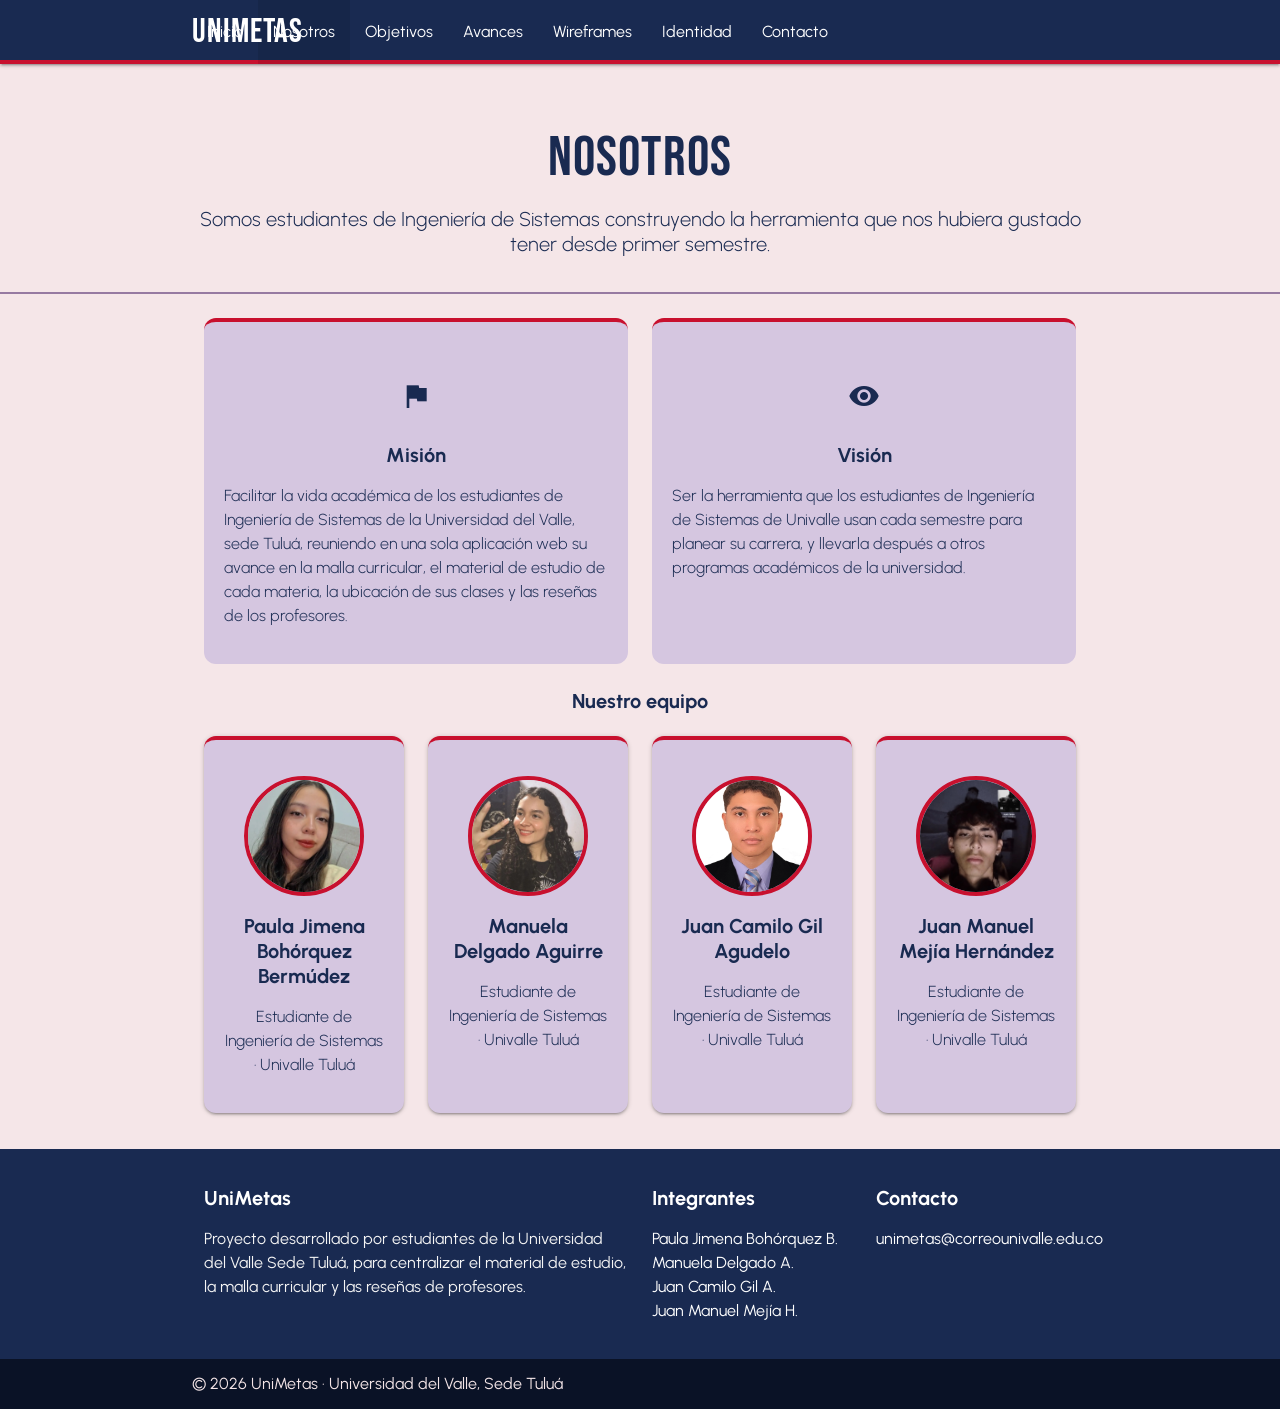
<file: nosotros.html>
<!DOCTYPE html>
<html lang="es">
<head>
  <meta charset="UTF-8">
  <meta name="viewport" content="width=device-width, initial-scale=1.0">
  <title>Nosotros | UniMetas</title>

  <!-- Tema guardado: va primero para evitar parpadeos -->
  <script src="js/tema.js"></script>

  <!-- Fuentes e iconos -->
  <link rel="preconnect" href="https://fonts.googleapis.com">
  <link rel="preconnect" href="https://fonts.gstatic.com" crossorigin>
  <link href="https://fonts.googleapis.com/css2?family=Bebas+Neue&family=Urbanist:ital,wght@0,100..900;1,100..900&display=swap" rel="stylesheet">
  <link href="https://fonts.googleapis.com/icon?family=Material+Icons" rel="stylesheet">

  <!-- Materialize y estilos propios (style.css siempre después) -->
  <link rel="stylesheet" href="https://cdnjs.cloudflare.com/ajax/libs/materialize/1.0.0/css/materialize.min.css">
  <link href="css/style.css" rel="stylesheet">
</head>
<body>

  <nav class="nav-unimetas" role="navigation" aria-label="Principal">
    <div class="nav-wrapper container">
      <a id="logo-container" href="index.html" class="brand-logo">UniMetas</a>

      <!-- Menú para pantallas medianas y grandes -->
      <ul class="right hide-on-med-and-down">
        <li><a href="index.html">Inicio</a></li>
        <li class="active"><a href="nosotros.html" aria-current="page">Nosotros</a></li>
        <li><a href="objetivos.html">Objetivos</a></li>
        <li><a href="avances.html">Avances</a></li>
        <li><a href="wireframes.html">Wireframes</a></li>
        <li><a href="identidad.html">Identidad</a></li>
        <li><a href="contacto.html">Contacto</a></li>
        <li><a href="#!" class="btn-tema" role="button"><i class="material-icons">dark_mode</i></a></li>
      </ul>

      <!-- Menú lateral para móviles (Sidenav) -->
      <ul id="nav-mobile" class="sidenav">
        <li><a href="index.html">Inicio</a></li>
        <li class="active"><a href="nosotros.html" aria-current="page">Nosotros</a></li>
        <li><a href="objetivos.html">Objetivos</a></li>
        <li><a href="avances.html">Avances</a></li>
        <li><a href="wireframes.html">Wireframes</a></li>
        <li><a href="identidad.html">Identidad</a></li>
        <li><a href="contacto.html">Contacto</a></li>
        <li><a href="#!" class="btn-tema" role="button"><i class="material-icons">dark_mode</i></a></li>
      </ul>

      <a href="#" data-target="nav-mobile" class="sidenav-trigger" aria-label="Abrir menú"><i class="material-icons">menu</i></a>
    </div>
  </nav>

  <main class="pagina-contenido">
    <header class="encabezado-pagina">
      <div class="container center-align">
        <h1 class="titulo-unimetas">Nosotros</h1>
        <h5 class="light texto-unimetas">Somos estudiantes de Ingeniería de Sistemas construyendo la herramienta que nos hubiera gustado tener desde primer semestre.</h5>
      </div>
    </header>

    <div class="container">

      <!-- Misión y visión -->
      <div class="row row-tarjetas">
        <div class="col s12 m6">
          <div class="icon-block">
            <h2 class="center icono-unimetas"><i class="material-icons">flag</i></h2>
            <h5 class="center">Misión</h5>
            <p class="light">Facilitar la vida académica de los estudiantes de Ingeniería de Sistemas de la Universidad del Valle, sede Tuluá, reuniendo en una sola aplicación web su avance en la malla curricular, el material de estudio de cada materia, la ubicación de sus clases y las reseñas de los profesores.</p>
          </div>
        </div>

        <div class="col s12 m6">
          <div class="icon-block">
            <h2 class="center icono-unimetas"><i class="material-icons">visibility</i></h2>
            <h5 class="center">Visión</h5>
            <p class="light">Ser la herramienta que los estudiantes de Ingeniería de Sistemas de Univalle usan cada semestre para planear su carrera, y llevarla después a otros programas académicos de la universidad.</p>
          </div>
        </div>
      </div>

      <!-- Equipo -->
      <h4 class="center-align titulo-unimetas">Nuestro equipo</h4>

      <div class="row row-tarjetas">
        <div class="col s12 m6 l3">
          <div class="card icon-block center-align">
            <img src="img/paula.webp" alt="Foto de Paula Jimena Bohórquez Bermúdez" class="foto-integrante circle">
            <h5>Paula Jimena Bohórquez Bermúdez</h5>
            <p class="light">Estudiante de Ingeniería de Sistemas · Univalle Tuluá</p>
          </div>
        </div>

        <div class="col s12 m6 l3">
          <div class="card icon-block center-align">
            <img src="img/manuela.webp" alt="Foto de Manuela Delgado Aguirre" class="foto-integrante circle">
            <h5>Manuela Delgado Aguirre</h5>
            <p class="light">Estudiante de Ingeniería de Sistemas · Univalle Tuluá</p>
          </div>
        </div>

        <div class="col s12 m6 l3">
          <div class="card icon-block center-align">
            <img src="img/Camilo.webp" alt="Foto de Juan Camilo Gil Agudelo" class="foto-integrante circle">
            <h5>Juan Camilo Gil Agudelo</h5>
            <p class="light">Estudiante de Ingeniería de Sistemas · Univalle Tuluá</p>
          </div>
        </div>

        <div class="col s12 m6 l3">
          <div class="card icon-block center-align">
            <img src="img/Juan_Mejia.webp" alt="Foto de Juan Manuel Mejía Hernández" class="foto-integrante circle">
            <h5>Juan Manuel Mejía Hernández</h5>
            <p class="light">Estudiante de Ingeniería de Sistemas · Univalle Tuluá</p>
          </div>
        </div>
      </div>

    </div>
  </main>

  <footer class="page-footer footer-unimetas">
    <div class="container">
      <div class="row">

        <div class="col l6 s12">
          <h5 class="white-text">UniMetas</h5>
          <p class="grey-text text-lighten-4">
            Proyecto desarrollado por estudiantes de la Universidad del Valle Sede Tuluá,
            para centralizar el material de estudio, la malla curricular y las reseñas de profesores.
          </p>
        </div>

        <div class="col l3 s12">
          <h5 class="white-text">Integrantes</h5>
          <ul>
            <li class="white-text">Paula Jimena Bohórquez B.</li>
            <li class="white-text">Manuela Delgado A.</li>
            <li class="white-text">Juan Camilo Gil A.</li>
            <li class="white-text">Juan Manuel Mejía H.</li>
          </ul>
        </div>

        <div class="col l3 s12">
          <h5 class="white-text">Contacto</h5>
          <ul>
            <li><a class="white-text" href="mailto:unimetas@correounivalle.edu.co">unimetas@correounivalle.edu.co</a></li>
          </ul>
        </div>

      </div>
    </div>

    <div class="footer-copyright">
      <div class="container">
        © 2026 UniMetas · Universidad del Valle, Sede Tuluá
      </div>
    </div>
  </footer>

  <script src="https://cdnjs.cloudflare.com/ajax/libs/materialize/1.0.0/js/materialize.min.js"></script>
  <script src="js/main.js"></script>
</body>
</html>
</file>
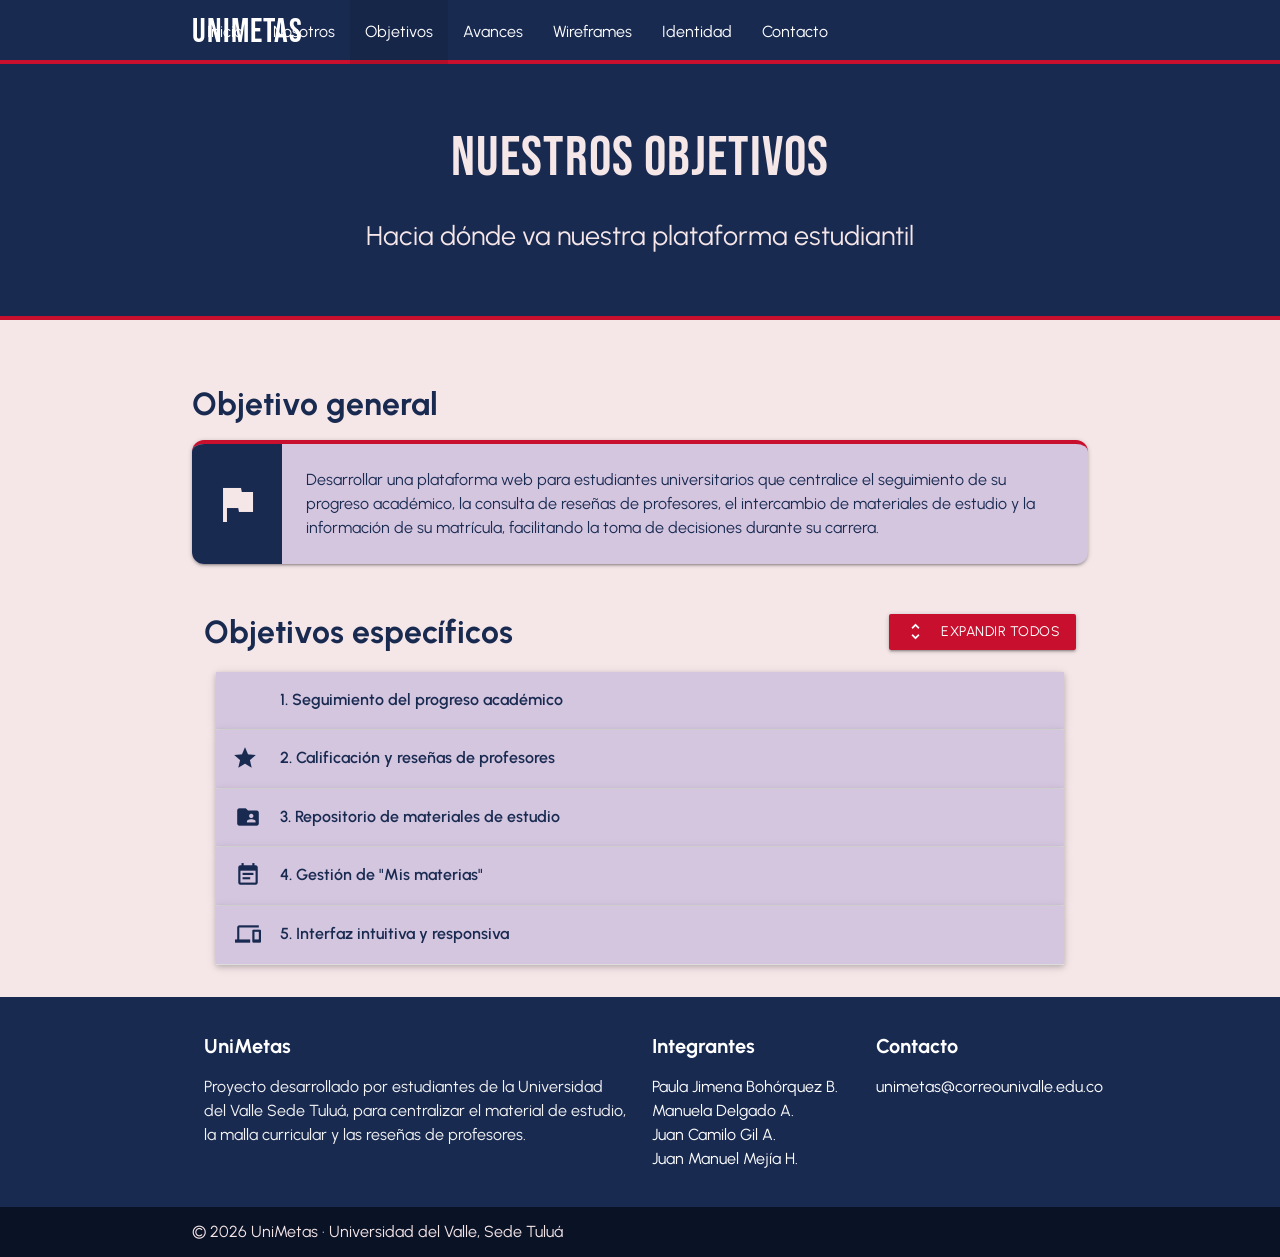
<file: objetivos.html>
<!DOCTYPE html>
<html lang="es">
<head>
  <meta charset="UTF-8">
  <meta name="viewport" content="width=device-width, initial-scale=1.0">
  <title>Objetivos | UniMetas</title>

  <!-- Tema guardado: va primero para evitar parpadeos -->
  <script src="js/tema.js"></script>

  <!-- Fuentes e iconos -->
  <link rel="preconnect" href="https://fonts.googleapis.com">
  <link rel="preconnect" href="https://fonts.gstatic.com" crossorigin>
  <link href="https://fonts.googleapis.com/css2?family=Bebas+Neue&family=Urbanist:ital,wght@0,100..900;1,100..900&display=swap" rel="stylesheet">
  <link href="https://fonts.googleapis.com/icon?family=Material+Icons" rel="stylesheet">

  <!-- Materialize y estilos propios (style.css siempre después) -->
  <link rel="stylesheet" href="https://cdnjs.cloudflare.com/ajax/libs/materialize/1.0.0/css/materialize.min.css">
  <link href="css/style.css" rel="stylesheet">
</head>
<body>

  <!-- NAVBAR (componente 1) -->
  <nav class="nav-unimetas" role="navigation" aria-label="Principal">
    <div class="nav-wrapper container">
      <a id="logo-container" href="index.html" class="brand-logo">UniMetas</a>

      <!-- Menú para pantallas medianas y grandes -->
      <ul class="right hide-on-med-and-down">
        <li><a href="index.html">Inicio</a></li>
        <li><a href="nosotros.html">Nosotros</a></li>
        <li class="active"><a href="objetivos.html" aria-current="page">Objetivos</a></li>
        <li><a href="avances.html">Avances</a></li>
        <li><a href="wireframes.html">Wireframes</a></li>
        <li><a href="identidad.html">Identidad</a></li>
        <li><a href="contacto.html">Contacto</a></li>
        <li><a href="#!" class="btn-tema" role="button"><i class="material-icons">dark_mode</i></a></li>
      </ul>

      <!-- Menú lateral para móviles (Sidenav) -->
      <ul id="nav-mobile" class="sidenav">
        <li><a href="index.html">Inicio</a></li>
        <li><a href="nosotros.html">Nosotros</a></li>
        <li class="active"><a href="objetivos.html" aria-current="page">Objetivos</a></li>
        <li><a href="avances.html">Avances</a></li>
        <li><a href="wireframes.html">Wireframes</a></li>
        <li><a href="identidad.html">Identidad</a></li>
        <li><a href="contacto.html">Contacto</a></li>
        <li><a href="#!" class="btn-tema" role="button"><i class="material-icons">dark_mode</i></a></li>
      </ul>

      <a href="#" data-target="nav-mobile" class="sidenav-trigger" aria-label="Abrir menú"><i class="material-icons">menu</i></a>
    </div>
  </nav>

  <!-- HERO -->
  <header class="hero-objetivos">
    <div class="container center-align">
      <h1>Nuestros objetivos</h1>
      <p class="flow-text">Hacia dónde va nuestra plataforma estudiantil</p>
    </div>
  </header>

  <main class="container">

    <!-- OBJETIVO GENERAL: card horizontal (componente 2) -->
    <section class="section">
      <h2 class="titulo-unimetas titulo-seccion">Objetivo general</h2>
      <div class="card horizontal card-general">
        <div class="card-image icono-lateral">
          <i class="material-icons">flag</i>
        </div>
        <div class="card-stacked">
          <div class="card-content">
            <p>Desarrollar una plataforma web para estudiantes universitarios que centralice el seguimiento de su progreso académico, la consulta de reseñas de profesores, el intercambio de materiales de estudio y la información de su matrícula, facilitando la toma de decisiones durante su carrera.</p>
          </div>
        </div>
      </div>
    </section>

    <!-- OBJETIVOS ESPECÍFICOS: collapsible (componente 3) -->
    <section class="section">
      <div class="row encabezado-especificos">
        <div class="col s12 m6">
          <h2 class="titulo-unimetas titulo-seccion">Objetivos específicos</h2>
        </div>
        <div class="col s12 m6 right-align">
          <button class="btn waves-effect waves-light btn-unimetas" id="btn-expandir">
            <i class="material-icons left">unfold_more</i>Expandir todos
          </button>
        </div>
      </div>

      <ul class="collapsible popout" id="lista-objetivos">
        <li>
          <div class="collapsible-header"><i class="material-icons icono-unimetas">account_tree</i>1. Seguimiento del progreso académico</div>
          <div class="collapsible-body"><span>Permitir que cada estudiante visualice las materias de su programa, cuáles ha completado y cuáles desbloquea según los prerrequisitos.</span></div>
        </li>
        <li>
          <div class="collapsible-header"><i class="material-icons icono-unimetas">star_rate</i>2. Calificación y reseñas de profesores</div>
          <div class="collapsible-body"><span>Implementar un módulo donde se consulten los profesores de cada materia, y los estudiantes puedan calificarlos y escribir reseñas como guía para elegir con quién matricular.</span></div>
        </li>
        <li>
          <div class="collapsible-header"><i class="material-icons icono-unimetas">folder_shared</i>3. Repositorio de materiales de estudio</div>
          <div class="collapsible-body"><span>Crear un espacio para subir y buscar quices, parciales, talleres y proyectos organizados por materia, para facilitar el repaso.</span></div>
        </li>
        <li>
          <div class="collapsible-header"><i class="material-icons icono-unimetas">event_note</i>4. Gestión de "Mis materias"</div>
          <div class="collapsible-body"><span>Mostrar a cada estudiante, según su matrícula, el nombre y código de cada materia, el salón, el horario y el profesor.</span></div>
        </li>
        <li>
          <div class="collapsible-header"><i class="material-icons icono-unimetas">devices</i>5. Interfaz intuitiva y responsiva</div>
          <div class="collapsible-body"><span>Diseñar una interfaz clara, fácil de usar y adaptable a celulares y computadores, para que la plataforma se use en el día a día.</span></div>
        </li>
      </ul>
    </section>
  </main>

  <!-- FOOTER -->
  <footer class="page-footer footer-unimetas">
    <div class="container">
      <div class="row">

        <div class="col l6 s12">
          <h5 class="white-text">UniMetas</h5>
          <p class="grey-text text-lighten-4">
            Proyecto desarrollado por estudiantes de la Universidad del Valle Sede Tuluá,
            para centralizar el material de estudio, la malla curricular y las reseñas de profesores.
          </p>
        </div>

        <div class="col l3 s12">
          <h5 class="white-text">Integrantes</h5>
          <ul>
            <li class="white-text">Paula Jimena Bohórquez B.</li>
            <li class="white-text">Manuela Delgado A.</li>
            <li class="white-text">Juan Camilo Gil A.</li>
            <li class="white-text">Juan Manuel Mejía H.</li>
          </ul>
        </div>

        <div class="col l3 s12">
          <h5 class="white-text">Contacto</h5>
          <ul>
            <li><a class="white-text" href="mailto:unimetas@correounivalle.edu.co">unimetas@correounivalle.edu.co</a></li>
          </ul>
        </div>

      </div>
    </div>

    <div class="footer-copyright">
      <div class="container">
        © 2026 UniMetas · Universidad del Valle, Sede Tuluá
      </div>
    </div>
  </footer>

  <script src="https://cdnjs.cloudflare.com/ajax/libs/materialize/1.0.0/js/materialize.min.js"></script>
  <script src="js/main.js"></script>
</body>
</html>
</file>
<file: css/style.css>
/* ==========================================================================
   UniMetas · hoja de estilos
   Orden:
     1. Paleta base y tokens de color (tema claro / oscuro)
     2. Tipografía
     3. Base y accesibilidad
     4. Componentes compartidos (nav, footer, botones, tarjetas, avisos)
     5. Páginas: inicio, nosotros, objetivos, avances, wireframes, contacto
     6. Página de identidad visual
     7. Responsive
   Regla: ningún color suelto en los componentes, todo sale de las variables.
   ========================================================================== */


/* ==========================================================================
   1. PALETA Y TOKENS DE COLOR
   ========================================================================== */

/* Paleta base (no cambia con el tema) */
:root {
  --lavender-blush: #F5E6E8;
  --thistle:        #D5C6E0;
  --lilac-ash:      #AAA1C8;
  --dusty-mauve:    #967AA1;
  --space-indigo:   #192A51;

  /* Acento institucional (provisional: reemplazar por el rojo oficial de Univalle) */
  --univalle-red:      #C8102E;
  --univalle-red-dark: #9E0C24;

  /* Tonos derivados del índigo */
  --indigo-noche:     #101A33;  /* fondo del tema oscuro */
  --indigo-noche-alt: #1F3366;  /* fondo alterno del tema oscuro */
  --indigo-profundo:  #0A1226;  /* franja inferior del footer */
}

/* Roles de color: TEMA CLARO (por defecto) */
:root,
.tema-claro {
  --fondo:           var(--lavender-blush);
  --fondo-alterno:   var(--thistle);
  --texto:           var(--space-indigo);
  /* indigo mezclado con el fondo: mantiene contraste AA (el mauve sobre blush solo da 3.1:1) */
  --texto-suave:     #505977;
  --texto-suave:     color-mix(in srgb, var(--space-indigo) 75%, var(--lavender-blush));
  --titulo:          var(--space-indigo);
  --nav-fondo:       var(--space-indigo);
  --nav-texto:       #fff;
  --tarjeta-fondo:   var(--thistle);
  --tarjeta-texto:   var(--space-indigo);
  --boton-fondo:     var(--univalle-red);
  --boton-hover:     var(--univalle-red-dark);
  --boton-texto:     #fff;
  --icono:           var(--space-indigo);
  --foco:            var(--space-indigo);
  --footer-fondo:    var(--space-indigo);
  --footer-franja:   var(--indigo-profundo);
  --footer-texto:    var(--lavender-blush);
  --logo-fondo:      transparent;
}

/* Roles de color: TEMA OSCURO.
   Se activa con el tema del dispositivo o con el botón de tema (data-theme). */
:root[data-theme="dark"],
.tema-oscuro {
  --fondo:           var(--indigo-noche);
  --fondo-alterno:   var(--indigo-noche-alt);
  --texto:           var(--lavender-blush);
  --texto-suave:     var(--thistle);
  --titulo:          var(--lavender-blush);
  --nav-fondo:       var(--space-indigo);
  --tarjeta-fondo:   var(--lilac-ash);
  --tarjeta-texto:   var(--space-indigo);
  --icono:           var(--space-indigo);
  --foco:            var(--lavender-blush);
  --logo-fondo:      var(--lavender-blush); /* placa clara: el logo es negro */
}

@media (prefers-color-scheme: dark) {
  :root:not([data-theme="light"]) {
    --fondo:           var(--indigo-noche);
    --fondo-alterno:   var(--indigo-noche-alt);
    --texto:           var(--lavender-blush);
    --texto-suave:     var(--thistle);
    --titulo:          var(--lavender-blush);
    --nav-fondo:       var(--space-indigo);
    --tarjeta-fondo:   var(--lilac-ash);
    --tarjeta-texto:   var(--space-indigo);
    --icono:           var(--space-indigo);
    --foco:            var(--lavender-blush);
    --logo-fondo:      var(--lavender-blush);
  }
}


/* ==========================================================================
   2. TIPOGRAFÍA
   Bebas Neue: solo H1 y el nombre de marca. Urbanist: todo lo demás.
   Escala: H1 56 · H2 32 · H3 24 · H4/H5 20 · cuerpo 16 · pequeño 14
   ========================================================================== */
:root {
  --fuente-titulo: "Bebas Neue", Impact, sans-serif;
  --fuente-base:   "Urbanist", system-ui, -apple-system, "Segoe UI", sans-serif;

  --fs-h1: 3.5rem;
  --fs-h2: 2rem;
  --fs-h3: 1.5rem;
  --fs-h4: 1.25rem;
  --fs-cuerpo: 1rem;
  --fs-pequeno: .875rem;
}

html { font-size: 16px; } /* Materialize usa 14-15px; el cuerpo de la escala es 16px */

body {
  font-family: var(--fuente-base);
  font-size: var(--fs-cuerpo);
  background-color: var(--fondo);
  color: var(--texto);
}

button, input, textarea, select, label { font-family: var(--fuente-base); }

h1 {
  font-family: var(--fuente-titulo);
  font-weight: 400;
  font-size: var(--fs-h1);
  line-height: 1.1;
  letter-spacing: .02em;
}
h2, h3, h4, h5, h6 {
  font-family: var(--fuente-base);
  font-weight: 700;
  line-height: 1.25;
}
h2 { font-size: var(--fs-h2); }
h3 { font-size: var(--fs-h3); }
h4, h5 { font-size: var(--fs-h4); }
h6 { font-size: var(--fs-cuerpo); }
small, .texto-pequeno { font-size: var(--fs-pequeno); }
strong, b { font-weight: 700; }

/* Utilidades de fuente */
.bebas-neue-regular { font-family: var(--fuente-titulo); font-weight: 400; font-style: normal; }
.urbanist-regular   { font-family: var(--fuente-base); font-optical-sizing: auto; font-weight: 400; font-style: normal; }

/* Marca en la barra de navegación */
.brand-logo { font-family: var(--fuente-titulo); font-weight: 400; letter-spacing: .03em; }


/* ==========================================================================
   3. BASE Y ACCESIBILIDAD
   ========================================================================== */
:focus-visible {
  outline: 3px solid var(--foco);
  outline-offset: 2px;
}
/* Sobre superficies con color propio, el foco usa el color de su texto */
.icon-block :focus-visible,
.card-general :focus-visible,
.collapsible :focus-visible,
.collection :focus-visible,
.modal :focus-visible,
.wf-card :focus-visible { outline-color: var(--tarjeta-texto); }
.nav-unimetas :focus-visible,
.footer-unimetas :focus-visible { outline-color: var(--lavender-blush); }

/* Materialize pinta de verde azulado cualquier botón enfocado */
.btn-detalle:focus, .btn-tema:focus { background-color: transparent; }

/* Enlaces dentro del contenido: el azul por defecto de Materialize no tiene contraste en la paleta */
.pagina-contenido a:not(.btn):not(.btn-flat) {
  color: var(--texto);
  font-weight: 700;
  text-decoration: underline;
}
.icon-block a:not(.btn) { color: var(--tarjeta-texto); }

.titulo-unimetas { color: var(--titulo); }
.texto-unimetas  { color: var(--texto-suave); }
.slogan-unimetas { color: var(--texto); font-style: italic; }
.icono-unimetas  { color: var(--icono); }

.pagina-contenido h4,
.pagina-contenido h5 { color: var(--titulo); }
.icon-block h5 { color: var(--tarjeta-texto); }

@media (prefers-reduced-motion: reduce) {
  * { transition: none !important; animation: none !important; }
}


/* ==========================================================================
   4. COMPONENTES COMPARTIDOS
   ========================================================================== */

/* --- Navegación --- */
.nav-unimetas {
  background-color: var(--nav-fondo);
  color: var(--nav-texto);
  border-bottom: 4px solid var(--univalle-red);
}
.nav-unimetas .btn-tema .material-icons { font-size: 1.5rem; }
.sidenav { background-color: var(--fondo); }
.sidenav li > a { color: var(--texto); font-weight: 600; }
.sidenav li.active { background-color: var(--fondo-alterno); }

/* --- Botones --- */
.btn-unimetas {
  background-color: var(--boton-fondo);
  color: var(--boton-texto);
}
.btn-unimetas:hover,
.btn-unimetas:focus { background-color: var(--boton-hover); }

/* --- Tarjetas --- */
.icon-block {
  background-color: var(--tarjeta-fondo);
  color: var(--tarjeta-texto);
  border-radius: 12px;
  border-top: 4px solid var(--univalle-red);
  padding: 20px;
  width: 100%;
}
.icon-block .material-icons { font-size: inherit; }

/* Fila de tarjetas con la misma altura */
.row-tarjetas { display: flex; flex-wrap: wrap; }
.row-tarjetas::after { display: none; }
.row-tarjetas .col { display: flex; }

/* --- Footer --- */
.footer-unimetas { background-color: var(--footer-fondo); color: var(--footer-texto); }
.footer-unimetas .footer-copyright {
  background-color: var(--footer-franja);
  color: var(--footer-texto);
}

/* --- Modal y avisos --- */
.modal { background-color: var(--tarjeta-fondo); color: var(--tarjeta-texto); border-radius: 12px; }
.modal .modal-footer { background-color: var(--tarjeta-fondo); }
.modal .modal-footer .btn-flat { color: var(--tarjeta-texto); font-weight: 700; }
.toast-unimetas { background-color: var(--space-indigo); color: var(--lavender-blush); }
.toast-error { background-color: var(--univalle-red-dark); color: #fff; }
.material-tooltip { background-color: var(--space-indigo); color: var(--lavender-blush); }

/* --- Encabezado de las páginas internas --- */
.encabezado-pagina {
  padding: 2.5rem 0 1.5rem;
  margin-bottom: 1.5rem;
  border-bottom: 2px solid var(--dusty-mauve); /* divisor decorativo */
}
.encabezado-pagina h1 { margin: 0 0 .5rem; }


/* ==========================================================================
   5. PÁGINAS
   ========================================================================== */

/* --- Inicio --- */
#index-banner h1 { font-size: 4.5rem; }
/* img.logo-unimetas: Materialize fija img.responsive-img {max-width:100%} con más especificidad */
img.logo-unimetas {
  background-color: var(--logo-fondo);
  border-radius: 16px;
  padding: 16px;
  max-width: 300px;
  width: 100%;
}
.fila-logo { margin-top: 0; margin-bottom: 10px; }

/* --- Nosotros --- */
.foto-integrante {
  width: 120px;
  height: 120px;
  object-fit: cover;
  border: 4px solid var(--univalle-red);
  margin: 1rem auto .5rem;
  display: block;
}

/* --- Objetivos --- */
.hero-objetivos {
  background-color: var(--nav-fondo);
  color: var(--lavender-blush);
  border-bottom: 4px solid var(--univalle-red);
  padding: 2.5rem 0 2rem;
  margin-bottom: 1.5rem;
}
.hero-objetivos h1 { margin: 0 0 .5rem; }
.titulo-seccion { margin: 1.5rem 0 1rem; }
.card-general {
  background-color: var(--tarjeta-fondo);
  color: var(--tarjeta-texto);
  border-top: 4px solid var(--univalle-red);
  border-radius: 12px;
  overflow: hidden;
}
.icono-lateral {
  display: flex;
  align-items: center;
  justify-content: center;
  min-width: 90px;
  background-color: var(--nav-fondo);
}
.icono-lateral .material-icons { font-size: 3rem; color: var(--lavender-blush); }
.encabezado-especificos { display: flex; align-items: center; flex-wrap: wrap; }
.encabezado-especificos .titulo-seccion { margin: 0; }
.collapsible { border: none; box-shadow: none; }
.collapsible-header {
  background-color: var(--tarjeta-fondo);
  color: var(--tarjeta-texto);
  font-weight: 600;
}
.collapsible-body {
  background-color: var(--tarjeta-fondo);
  color: var(--tarjeta-texto);
  border-bottom: none;
}
.collapsible-header .material-icons { color: var(--icono); }

/* --- Avances --- */
.filtro { color: var(--texto); margin: 0 .35rem .75rem 0; }
.filtro:hover { background-color: var(--tarjeta-fondo); color: var(--tarjeta-texto); }
.btn-flat.filtro.activo { background-color: var(--boton-fondo); color: var(--boton-texto); }
.avances-grid { display: flex; flex-wrap: wrap; }
.avances-grid::after { display: none; }
/* Materialize centra con margin-left:auto y deja huecos al filtrar */
.avance-col { display: flex; margin-bottom: 1rem; margin-left: 0 !important; }
.icon-block.avance { display: flex; flex-direction: column; justify-content: space-between; }
.avance-cuerpo { flex: 1; }
.estado {
  display: inline-block;
  font-size: var(--fs-pequeno);
  font-weight: 700;
  padding: 2px 10px;
  border-radius: 12px;
  margin-bottom: .5rem;
  border: 2px solid var(--tarjeta-texto);
  color: var(--tarjeta-texto);
}
/* El estado no depende solo del color: relleno, trazo sólido o trazo punteado */
.estado.listo { background-color: var(--tarjeta-texto); color: var(--tarjeta-fondo); }
.estado.pendiente { border-style: dashed; }
.progress { background-color: var(--lavender-blush); }
.progress .determinate { background-color: var(--univalle-red); }
.detalle { display: none; margin-top: .75rem; }
.detalle.visible { display: block; }
.btn-detalle {
  background: none;
  border: none;
  padding: .5rem 0 0;
  text-align: left;
  font-weight: 700;
  cursor: pointer;
  color: var(--tarjeta-texto);
  text-decoration: underline;
  font-size: var(--fs-cuerpo);
}
body.fondo-alterno { background-color: var(--fondo-alterno); }
.collection { border: none; border-radius: 12px; overflow: hidden; }
.collection .collection-item {
  background-color: var(--tarjeta-fondo);
  color: var(--tarjeta-texto);
  border-bottom: 1px solid var(--fondo);
}
.collection .collection-item.avatar i.circle { background-color: var(--univalle-red); color: #fff; }
.collection .collection-item.avatar .title { font-weight: 700; }

/* --- Wireframes: galería tipo Drive --- */
.galeria {
  display: grid;
  grid-template-columns: repeat(auto-fill, minmax(220px, 1fr));
  gap: 1rem;
}
.wf-card {
  margin: 0;
  background-color: var(--tarjeta-fondo);
  color: var(--tarjeta-texto);
  border-radius: 12px;
  border-top: 4px solid var(--univalle-red);
  overflow: hidden;
}
.wf-card img { width: 100%; aspect-ratio: 4 / 3; object-fit: cover; display: block; }
.wf-abrir {
  display: block;
  width: 100%;
  padding: 0;
  border: 0;
  background: none;
  cursor: zoom-in;
}

/* Visor de wireframes (modal) */
.modal.modal-wireframe {
  width: 94%;
  max-width: 1100px;
  max-height: 94%;
  display: flex;
  flex-direction: column;
}
.modal-wireframe .modal-content { flex: 1; overflow-y: auto; padding: 1rem 1.5rem; }
.modal-wireframe .wf-titulo { margin: 0 0 .75rem; }
.wf-visor { text-align: center; }
.wf-visor img {
  max-width: 100%;
  max-height: 70vh;
  object-fit: contain;
  background-color: #fff;
  border-radius: 8px;
}
.modal-wireframe .modal-footer { height: auto; padding: .5rem 1rem; text-align: center; }
.modal-wireframe .modal-footer .btn-flat { float: none; margin: .25rem; }
.wf-card figcaption { padding: .75rem 1rem; font-weight: 700; }

/* --- Contacto --- */
.input-field input,
.input-field textarea { color: var(--tarjeta-texto); }
.input-field label,
.input-field .prefix { color: var(--tarjeta-texto); opacity: .8; }
.input-field input:focus,
.input-field textarea:focus {
  border-bottom: 1px solid var(--univalle-red) !important;
  box-shadow: 0 1px 0 0 var(--univalle-red) !important;
}
.input-field input:focus + label,
.input-field textarea:focus + label,
.input-field .prefix.active { color: var(--tarjeta-texto) !important; opacity: 1; }
/* El rojo no va como texto sobre fondos de color: el error se marca con una barra roja */
.error-msg {
  font-size: .85rem;
  min-height: 1rem;
  margin: -.5rem 0 .75rem;
  padding-left: 8px;
  border-left: 3px solid transparent;
}
.error-msg:not(:empty) { border-left-color: var(--univalle-red); font-weight: 700; }
.lista-contacto li { display: flex; align-items: center; margin-bottom: 1rem; }
.lista-contacto .material-icons { margin-right: .75rem; color: var(--icono); }


/* ==========================================================================
   6. IDENTIDAD VISUAL (identidad.html)
   ========================================================================== */
.seccion-identidad { margin-bottom: 3rem; }
.seccion-identidad > h2 { color: var(--titulo); margin: 0 0 .5rem; }
.seccion-identidad > .intro { color: var(--texto-suave); margin: 0 0 1.5rem; max-width: 70ch; }

/* Logo y slogan */
.bloque-logo { display: flex; flex-wrap: wrap; gap: 1.5rem; align-items: center; }
.bloque-logo .logo-unimetas { margin: 0; flex: 0 0 auto; }
.bloque-logo .texto-logo { flex: 1 1 280px; }
.slogan-grande { font-size: var(--fs-h3); font-weight: 700; font-style: italic; margin: 0 0 .75rem; }

/* Paleta */
.paleta-grid {
  display: grid;
  grid-template-columns: repeat(auto-fill, minmax(200px, 1fr));
  gap: 1rem;
}
.color-card {
  background-color: var(--tarjeta-fondo);
  color: var(--tarjeta-texto);
  border-radius: 12px;
  border-top: 4px solid var(--univalle-red);
  overflow: hidden;
  display: flex;
  flex-direction: column;
}
.color-muestra {
  height: 110px;
  /* borde para que el color claro se distinga de su fondo */
  box-shadow: inset 0 -1px 0 rgba(25, 42, 81, .25);
}
.color-info { padding: 1rem; flex: 1; display: flex; flex-direction: column; gap: .25rem; }
.color-info h3 { font-size: var(--fs-h4); margin: 0; }
.color-info .rol { font-size: var(--fs-pequeno); margin: 0; }
.btn-copiar {
  align-self: flex-start;
  margin-top: .5rem;
  background: none;
  border: 2px solid var(--tarjeta-texto);
  border-radius: 8px;
  padding: .25rem .75rem;
  font-weight: 700;
  font-size: var(--fs-pequeno);
  color: var(--tarjeta-texto);
  cursor: pointer;
}
.btn-copiar:hover { background-color: var(--tarjeta-texto); color: var(--tarjeta-fondo); }
.btn-copiar:focus { background-color: transparent; }
.btn-copiar:focus:hover { background-color: var(--tarjeta-texto); }
.sw-blush   { background-color: var(--lavender-blush); }
.sw-thistle { background-color: var(--thistle); }
.sw-lilac   { background-color: var(--lilac-ash); }
.sw-mauve   { background-color: var(--dusty-mauve); }
.sw-indigo  { background-color: var(--space-indigo); }
.sw-red     { background-color: var(--univalle-red); }
.sw-noche   { background-color: var(--indigo-noche); }
.sw-reddark { background-color: var(--univalle-red-dark); }
.sw-profundo { background-color: var(--indigo-profundo); }
.sw-suave   { background-color: #505977; }
.chip-color {
  display: inline-block;
  width: 1rem;
  height: 1rem;
  margin-right: .5rem;
  border-radius: 4px;
  vertical-align: -2px;
  border: 1px solid rgba(25, 42, 81, .5);
}
.subtitulo-identidad { margin-top: 2rem; }
.solo-lector { position: absolute; left: -9999px; }

/* Tablas de identidad (roles, contraste, escala tipográfica) */
.tabla-wrap { overflow-x: auto; border-radius: 12px; }
.tabla-identidad {
  width: 100%;
  min-width: 560px;
  border-collapse: collapse;
  background-color: var(--tarjeta-fondo);
  color: var(--tarjeta-texto);
  border-top: 4px solid var(--univalle-red);
}
.tabla-identidad th,
.tabla-identidad td {
  text-align: left;
  padding: .75rem 1rem;
  border-bottom: 1px solid var(--fondo);
  vertical-align: middle;
}
.tabla-identidad thead th { font-weight: 700; font-size: var(--fs-pequeno); text-transform: uppercase; letter-spacing: .05em; }
.tabla-identidad tbody th { font-weight: 700; }
.tabla-identidad tr:last-child th,
.tabla-identidad tr:last-child td { border-bottom: none; }
.tabla-identidad code { font-family: ui-monospace, "SF Mono", Consolas, monospace; font-size: var(--fs-pequeno); }
.par-muestra {
  display: inline-block;
  min-width: 5.5rem;
  text-align: center;
  padding: .25rem .75rem;
  border-radius: 8px;
  font-weight: 700;
  border: 1px solid rgba(25, 42, 81, .35);
}
.par-claro-sobre-indigo { background-color: var(--space-indigo); color: var(--lavender-blush); }
.par-indigo-sobre-blush { background-color: var(--lavender-blush); color: var(--space-indigo); }
.par-indigo-sobre-thistle { background-color: var(--thistle); color: var(--space-indigo); }
.par-indigo-sobre-lilac { background-color: var(--lilac-ash); color: var(--space-indigo); }
.par-blanco-sobre-rojo { background-color: var(--univalle-red); color: #fff; }
.par-blanco-sobre-rojo-oscuro { background-color: var(--univalle-red-dark); color: #fff; }
.par-rojo-sobre-blush { background-color: var(--lavender-blush); color: var(--univalle-red); }
.par-mauve-sobre-blush { background-color: var(--lavender-blush); color: var(--dusty-mauve); }
.par-rojo-sobre-indigo { background-color: var(--space-indigo); color: var(--univalle-red); }
.par-blush-sobre-noche { background-color: var(--indigo-noche); color: var(--lavender-blush); }
.nivel {
  display: inline-block;
  font-size: var(--fs-pequeno);
  font-weight: 700;
  padding: 2px 10px;
  border-radius: 12px;
  border: 2px solid var(--tarjeta-texto);
}
.nivel.ok { background-color: var(--tarjeta-texto); color: var(--tarjeta-fondo); }
.nivel.limitado { border-style: dashed; }
.nivel.no { border-style: dotted; text-decoration: line-through; }

/* Tipografía */
.fuentes-grid { display: grid; grid-template-columns: repeat(auto-fit, minmax(280px, 1fr)); gap: 1rem; margin-bottom: 1.5rem; }
.fuente-card .muestra-grande { font-size: 6rem; line-height: 1; margin: .5rem 0 1rem; color: var(--tarjeta-texto); }
.fuente-card .alfabeto { font-size: var(--fs-h4); margin: 0 0 .75rem; overflow-wrap: anywhere; }
.fuente-card ul { margin: 0; padding-left: 1.25rem; list-style: disc; }
.fuente-card .pesos span { display: inline-block; margin-right: .75rem; font-size: var(--fs-h4); }
.peso-300 { font-weight: 300; }
.peso-400 { font-weight: 400; }
.peso-500 { font-weight: 500; }
.peso-700 { font-weight: 700; }
.muestra-bebas   { font-family: var(--fuente-titulo); font-weight: 400; }
.muestra-urbanist { font-family: var(--fuente-base); font-weight: 700; }
.escala-h1 { font-family: var(--fuente-titulo); font-weight: 400; font-size: var(--fs-h1); line-height: 1.1; }
.escala-h2 { font-weight: 700; font-size: var(--fs-h2); }
.escala-h3 { font-weight: 700; font-size: var(--fs-h3); }
.escala-h4 { font-weight: 700; font-size: var(--fs-h4); }
.escala-cuerpo { font-size: var(--fs-cuerpo); }
.escala-pequeno { font-size: var(--fs-pequeno); }

/* Justificaciones */
.justificacion { display: grid; grid-template-columns: repeat(auto-fit, minmax(min(100%, 380px), 1fr)); gap: 1rem; }
.justificacion .icon-block { margin: 0; }
.justificacion h3 { font-size: var(--fs-h4); margin-top: 0; color: var(--tarjeta-texto); }
.justificacion p { margin: 0; }

/* Vista previa de componentes en cada tema */
.previews { display: grid; grid-template-columns: repeat(auto-fit, minmax(300px, 1fr)); gap: 1rem; }
.preview-tema {
  background-color: var(--fondo);
  color: var(--texto);
  border-radius: 12px;
  padding: 1.25rem;
  border: 2px solid var(--space-indigo);
}
.preview-tema .etiqueta-tema { font-size: var(--fs-pequeno); font-weight: 700; text-transform: uppercase; letter-spacing: .05em; margin: 0 0 .5rem; color: var(--texto-suave); }
.preview-tema .preview-titulo { color: var(--titulo); margin: 0 0 .5rem; font-size: var(--fs-h1); font-family: var(--fuente-titulo); font-weight: 400; line-height: 1.1; }
.preview-tema .icon-block { margin: 1rem 0; }
.preview-tema .icon-block h5 { margin: 0 0 .5rem; }
.preview-tema .icon-block p { margin: 0 0 .75rem; }
.preview-tema .estado { margin: 0 .5rem 0 0; }
.preview-tema .btn { margin-top: .25rem; }


/* ==========================================================================
   7. RESPONSIVE
   ========================================================================== */
@media (max-width: 600px) {
  :root { --fs-h1: 2.5rem; }
  #index-banner h1 { font-size: 3rem; }
  .row-tarjetas .col { margin-bottom: 1rem; }
  #btn-color { float: none !important; display: block; width: 100%; margin-top: .5rem; }
  .avance-col { display: block; }
  .fuente-card .muestra-grande { font-size: 4.5rem; }
}
</file>
